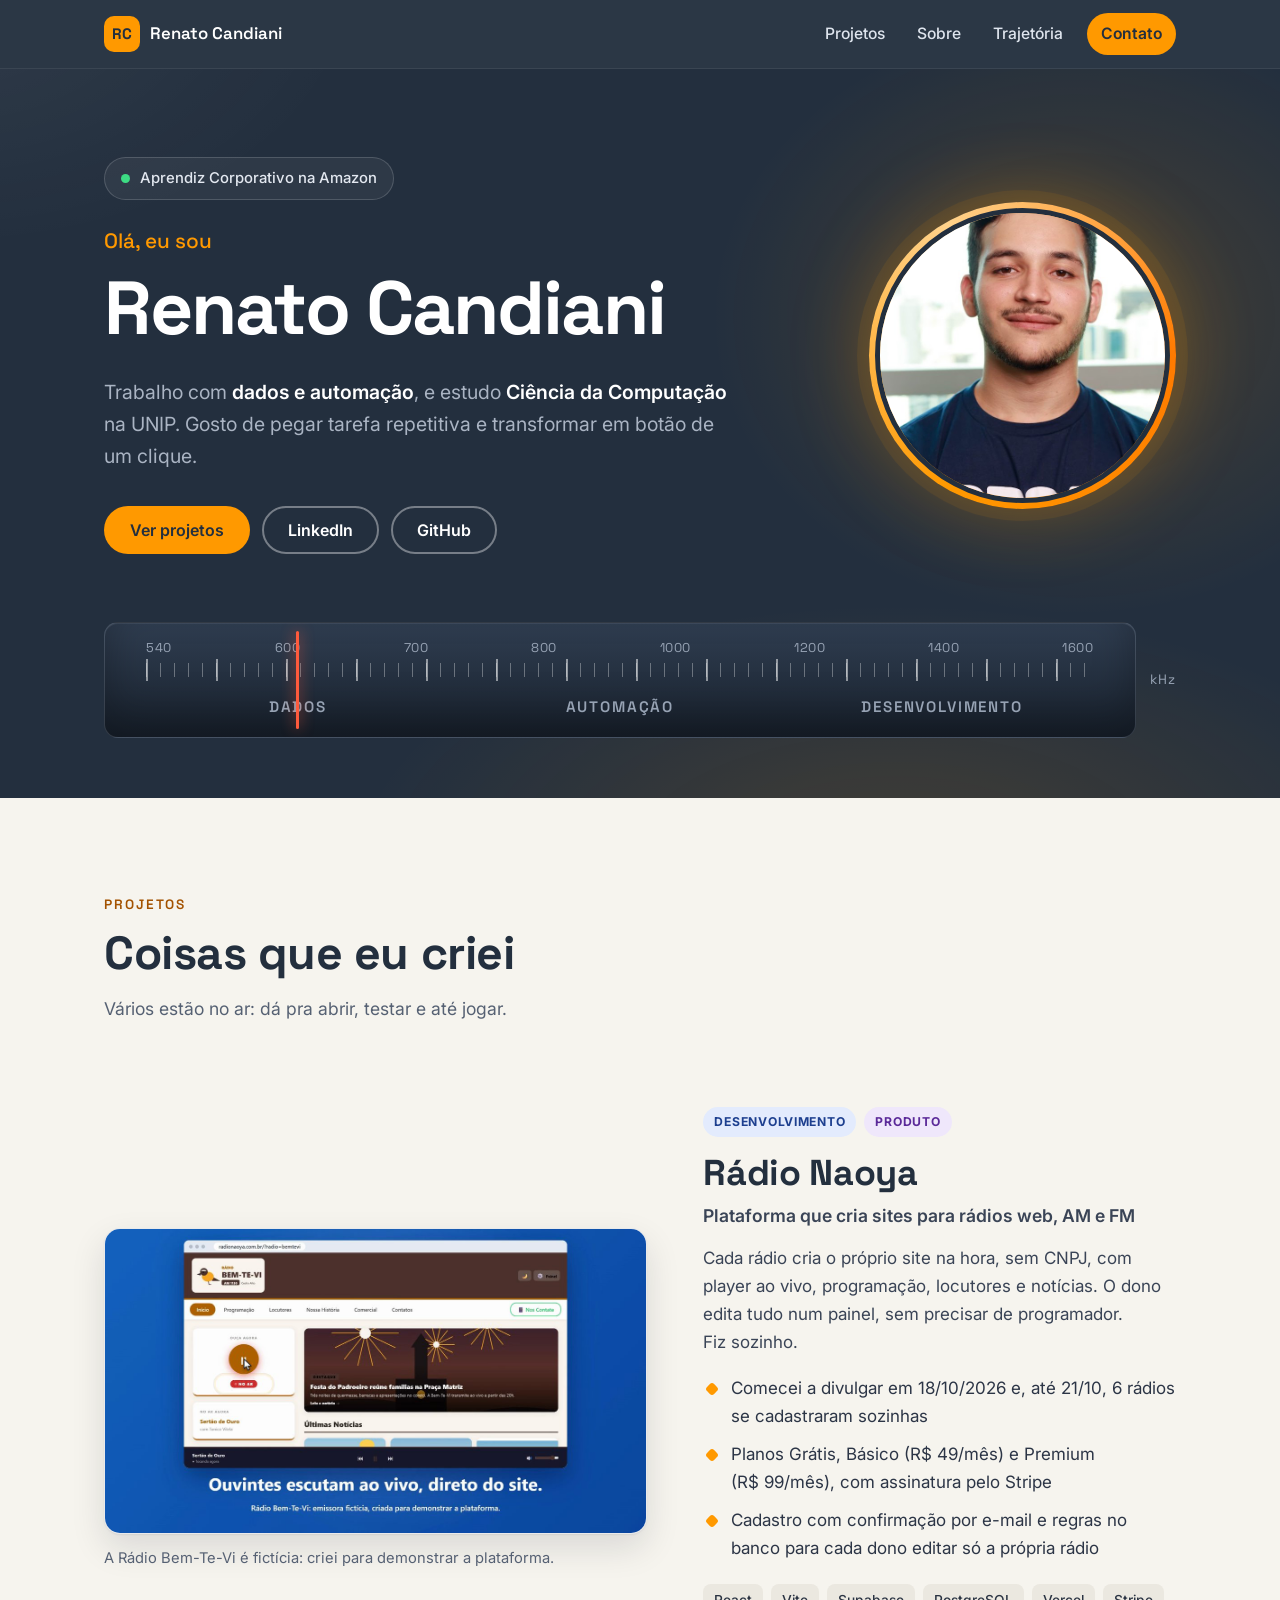
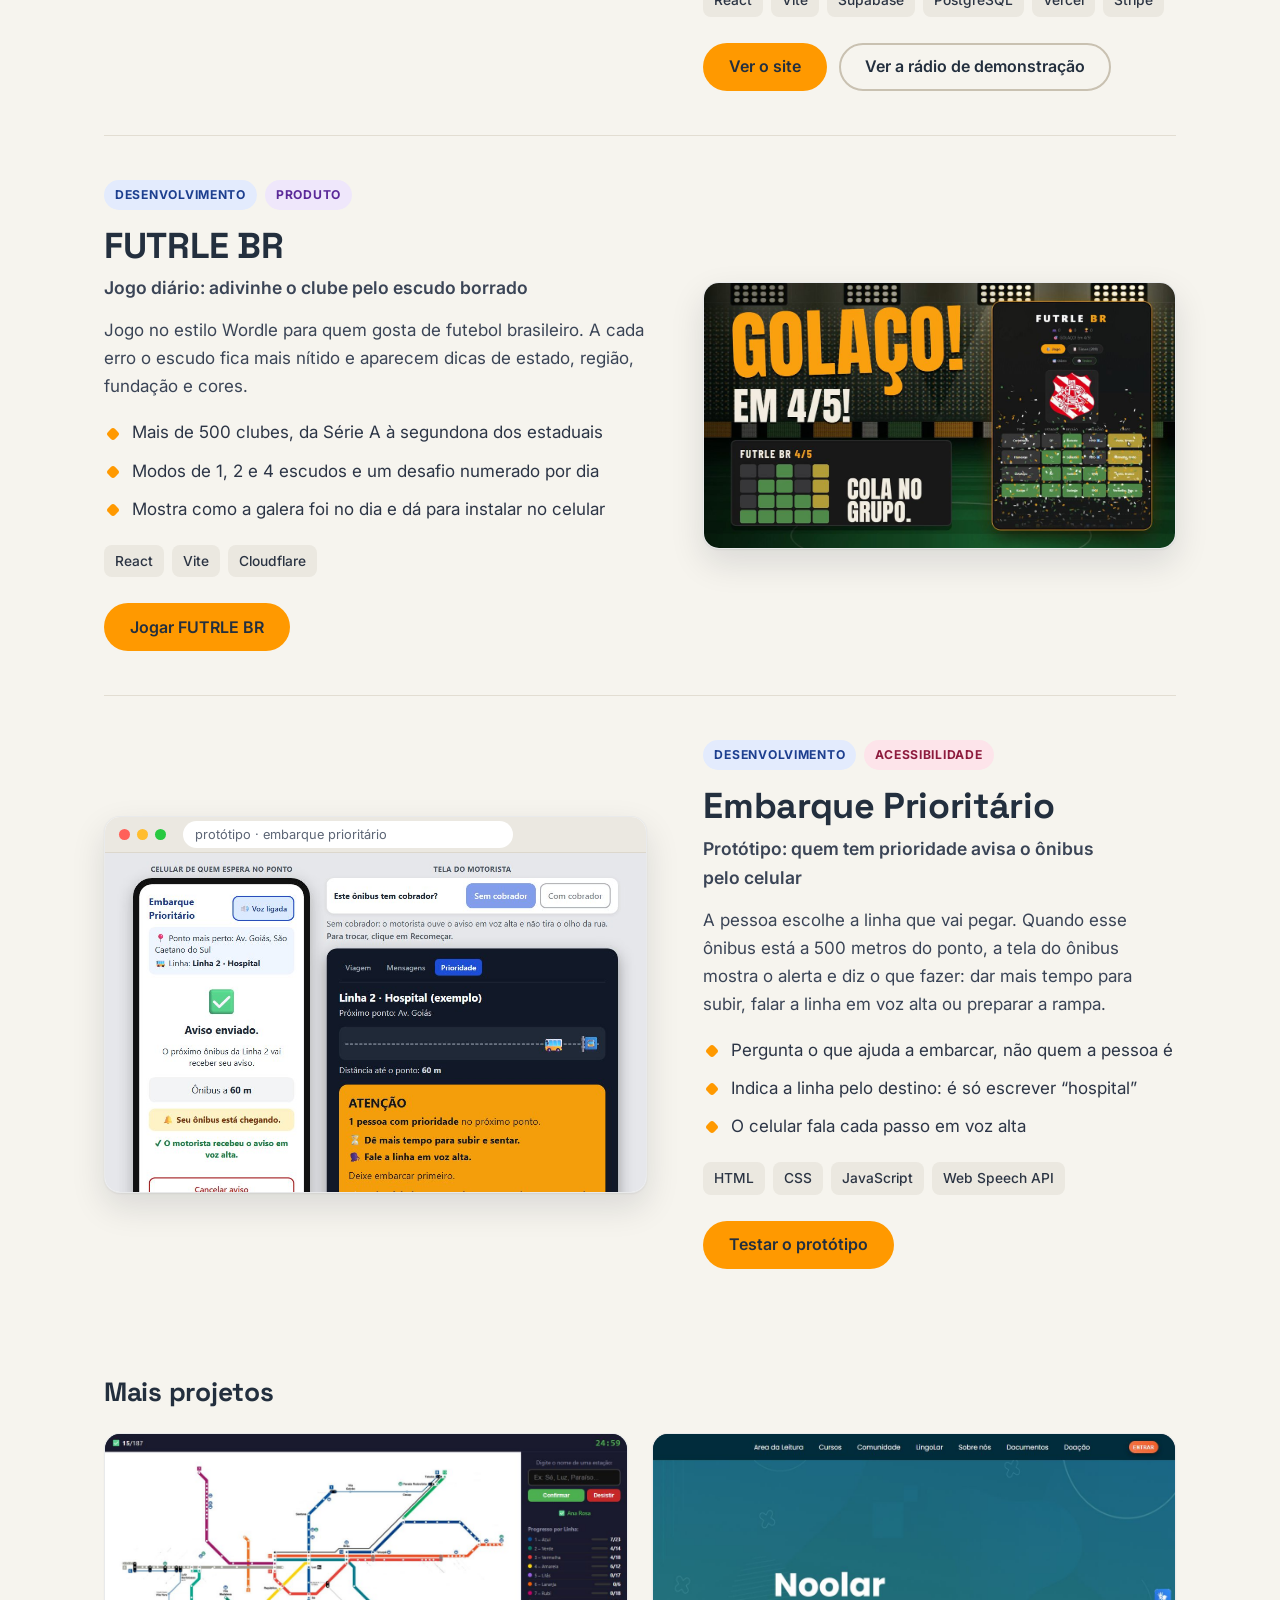
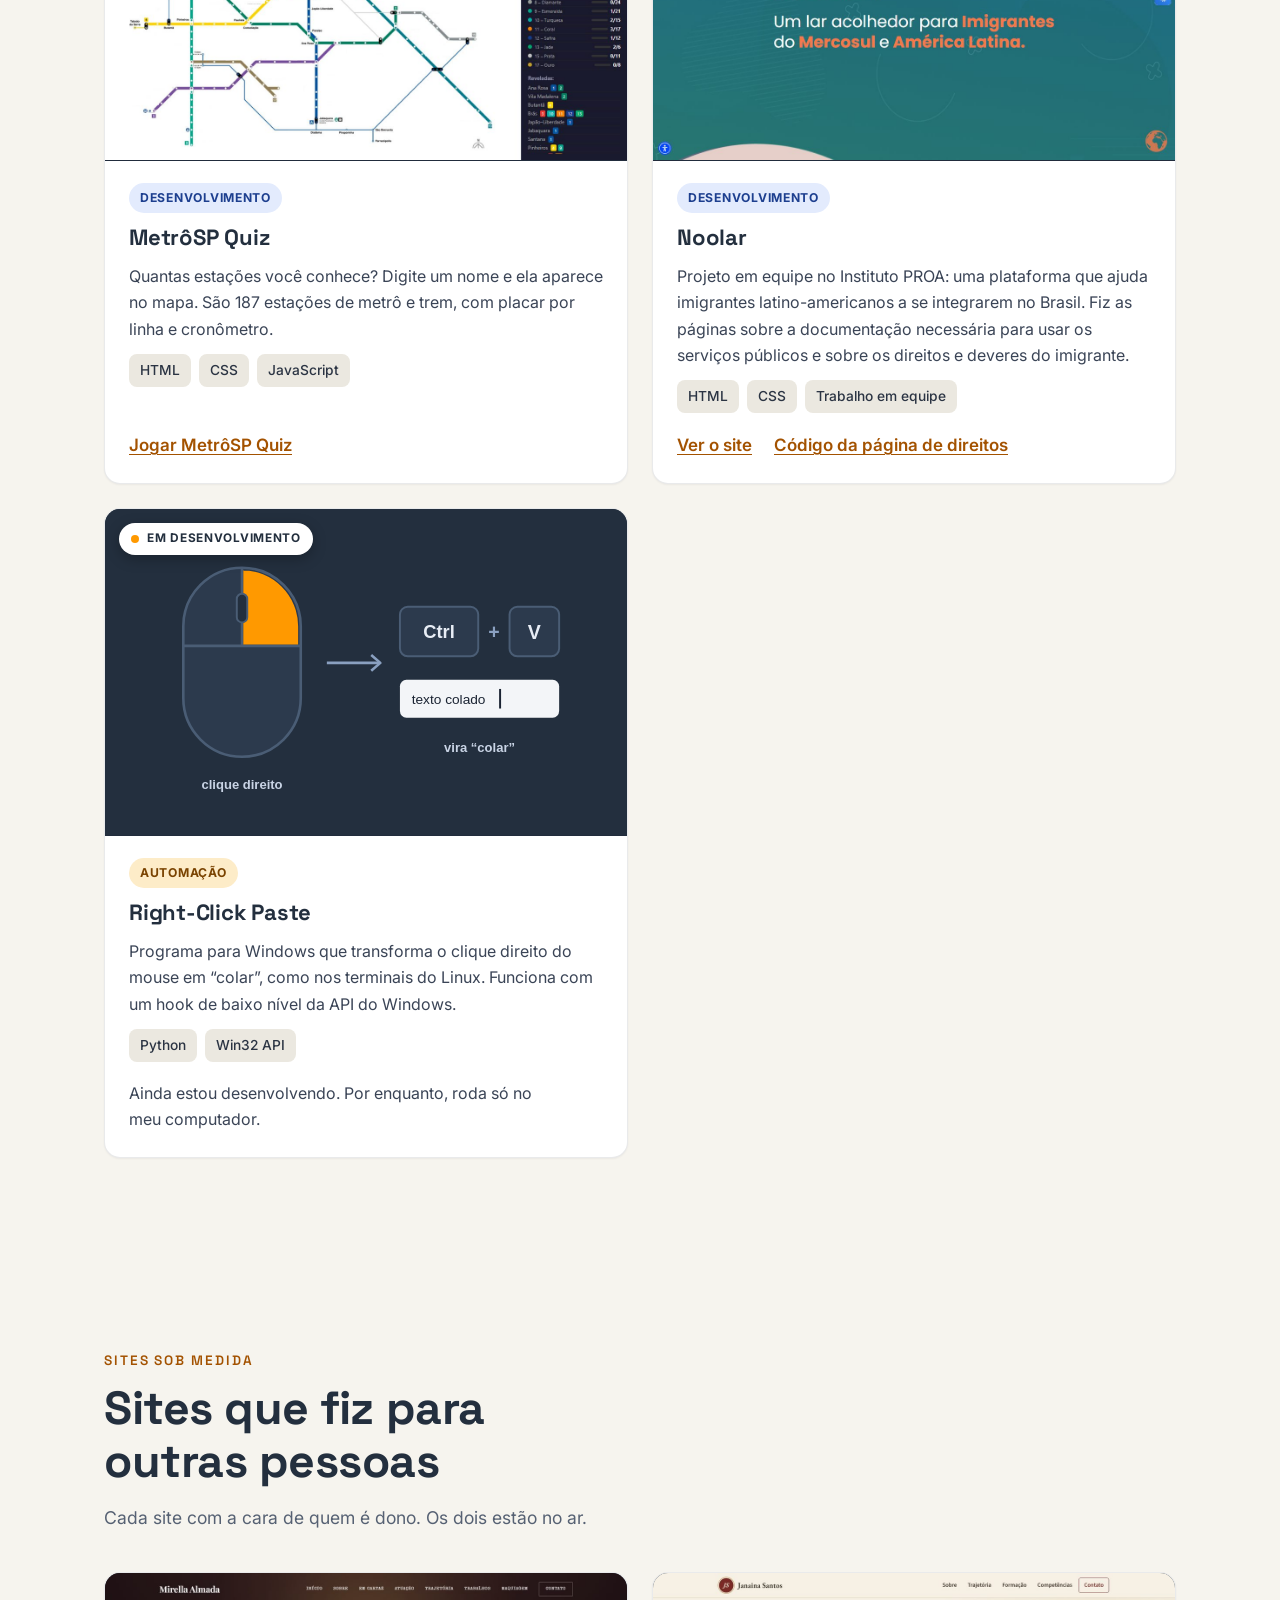
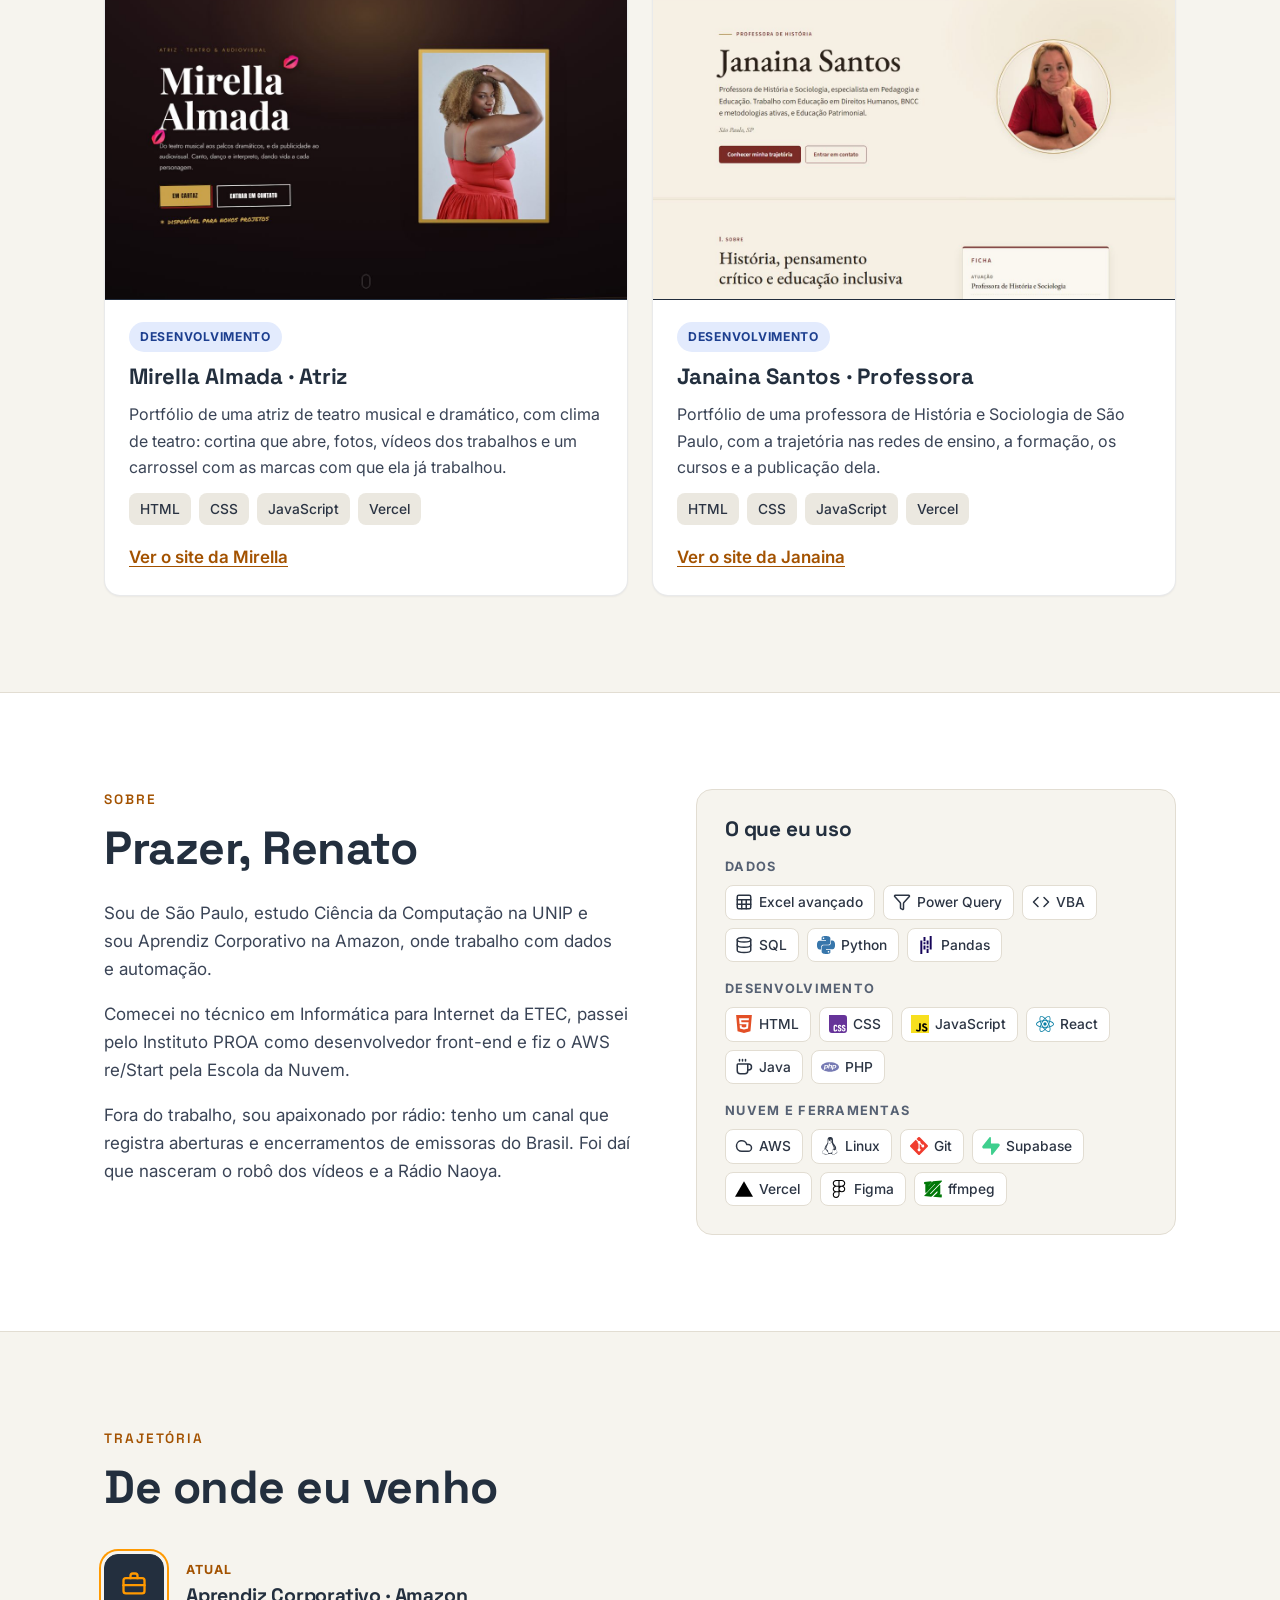
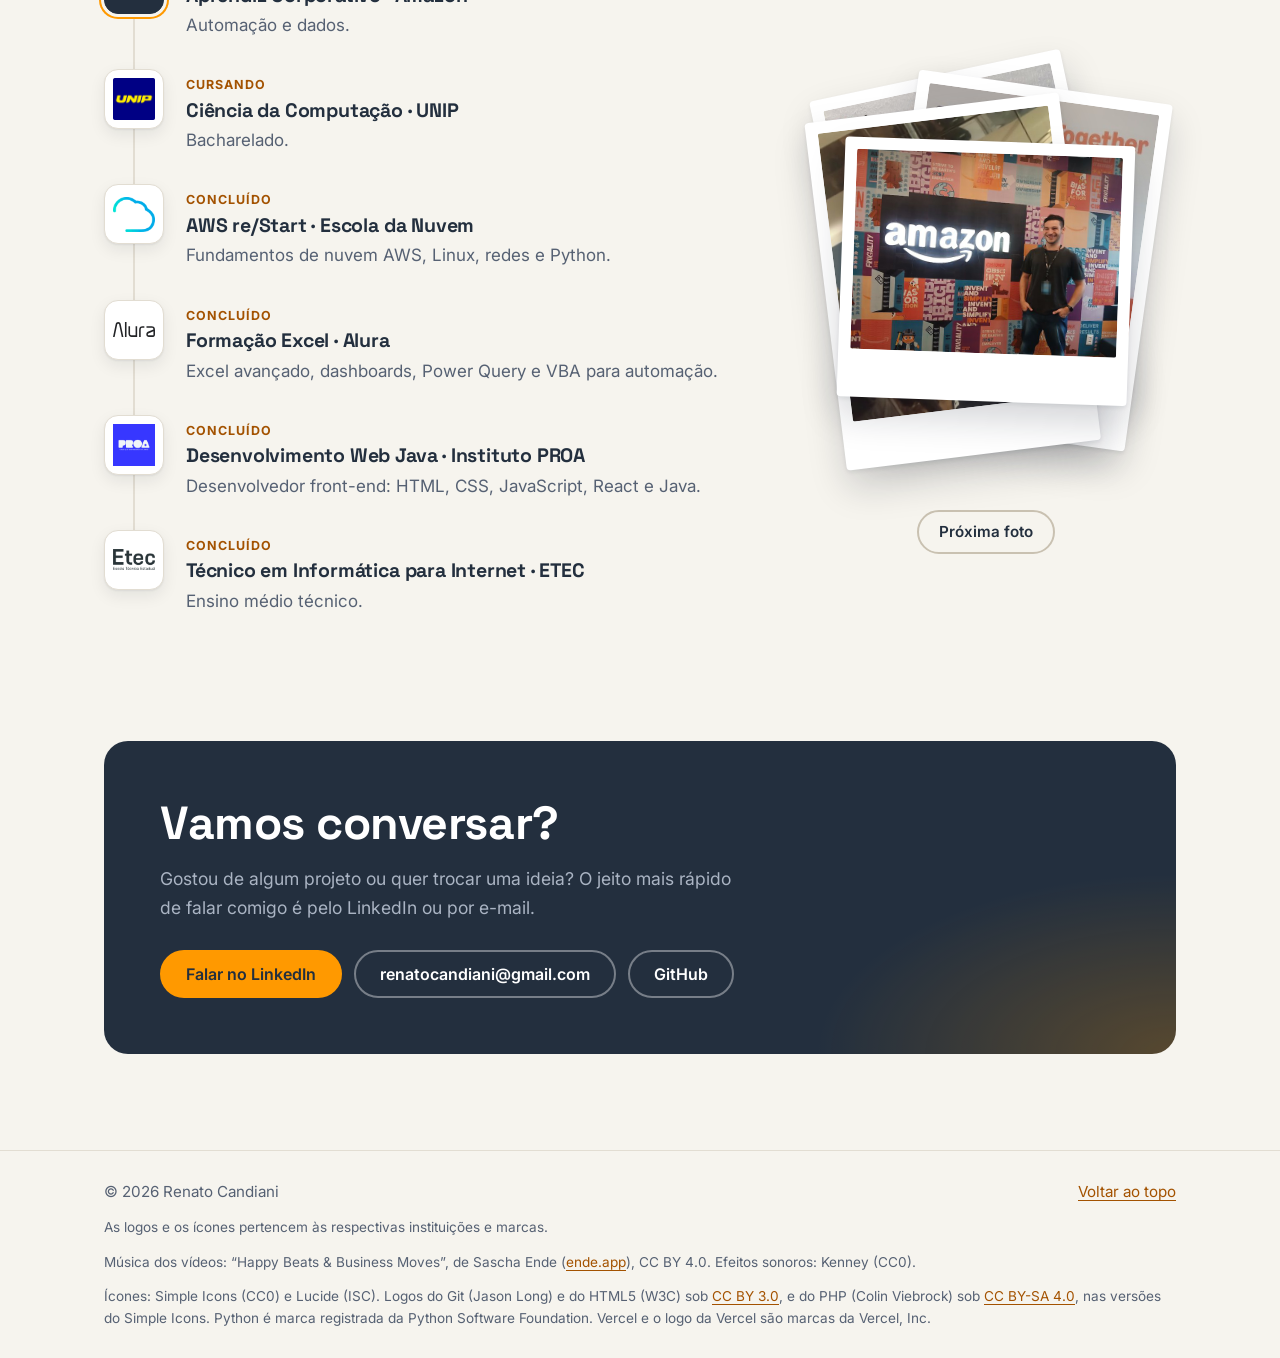
<file: index.html>
<!DOCTYPE html>
<html lang="pt-BR">
<head>
  <meta charset="UTF-8">
  <meta name="viewport" content="width=device-width, initial-scale=1">
  <title>Renato Candiani · Dados, automação e desenvolvimento</title>
  <meta name="description" content="Portfólio de Renato Candiani, Aprendiz Corporativo na Amazon e estudante de Ciência da Computação na UNIP. Projetos de dados, automação e desenvolvimento.">
  <meta name="author" content="Renato Candiani">
  <link rel="canonical" href="https://renatocandiani.github.io/">
  <meta property="og:type" content="website">
  <meta property="og:locale" content="pt_BR">
  <meta property="og:site_name" content="Renato Candiani">
  <meta property="og:url" content="https://renatocandiani.github.io/">
  <meta property="og:title" content="Renato Candiani · Portfólio">
  <meta property="og:description" content="Aprendiz Corporativo na Amazon, em automação e dados, e estudante de Ciência da Computação na UNIP. Projetos de dados, automação e desenvolvimento.">
  <meta property="og:image" content="https://renatocandiani.github.io/img/og-image.jpg">
  <meta property="og:image:width" content="1200">
  <meta property="og:image:height" content="630">
  <meta property="og:image:alt" content="Topo do portfólio de Renato Candiani, com a foto dele, o nome e a frase Aprendiz Corporativo na Amazon.">
  <meta name="twitter:card" content="summary_large_image">
  <meta name="theme-color" content="#232f3e">
  <link rel="icon" href="img/favicon.svg" type="image/svg+xml">
  <link rel="preconnect" href="https://fonts.googleapis.com">
  <link rel="preconnect" href="https://fonts.gstatic.com" crossorigin>
  <link rel="stylesheet" href="https://fonts.googleapis.com/css2?family=Inter:wght@400;500;600;700&family=Space+Grotesk:wght@500;600;700&display=swap">
  <link rel="stylesheet" href="css/style.css">
  <script>document.documentElement.classList.add('js');</script>
</head>
<body>
  <a class="pular" href="#conteudo">Pular para o conteúdo</a>

  <header class="topo" id="topo">
    <div class="container topo-linha">
      <a class="marca" href="#inicio">
        <span class="marca-sigla" aria-hidden="true">RC</span>
        <span class="marca-nome">Renato Candiani</span>
      </a>
      <button class="menu-botao" type="button" aria-expanded="false" aria-controls="menu">
        <span class="menu-icone" aria-hidden="true"></span>
        Menu
      </button>
      <nav class="menu" id="menu" aria-label="Principal">
        <a href="#projetos">Projetos</a>
        <a href="#sobre">Sobre</a>
        <a href="#trajetoria">Trajetória</a>
        <a class="menu-cta" href="#contato">Contato</a>
      </nav>
    </div>
  </header>

  <main id="conteudo">
    <section class="hero" id="inicio" aria-labelledby="hero-titulo">
      <div class="container">
        <div class="hero-grade">
          <div class="hero-conteudo">
            <p class="status"><span class="status-ponto" aria-hidden="true"></span>Aprendiz Corporativo na Amazon</p>
            <h1 id="hero-titulo"><span class="hero-oi">Olá, eu sou</span> Renato Candiani</h1>
            <p class="hero-texto">Trabalho com <strong>dados e automação</strong>, e estudo <strong>Ciência da Computação</strong> na UNIP. Gosto de pegar tarefa repetitiva e transformar em botão de um clique.</p>
            <div class="hero-acoes">
              <a class="botao botao-primario" href="#projetos">Ver projetos</a>
              <a class="botao botao-contorno" href="https://www.linkedin.com/in/renatocandiani/" target="_blank" rel="noopener noreferrer">LinkedIn<span class="sr-only"> (abre em nova aba)</span></a>
              <a class="botao botao-contorno" href="https://github.com/RenatoCandiani" target="_blank" rel="noopener noreferrer">GitHub<span class="sr-only"> (abre em nova aba)</span></a>
            </div>
          </div>
          <div class="hero-foto">
            <img src="img/renato.jpg" width="640" height="640" alt="Foto de Renato Candiani">
          </div>
        </div>

        <div class="dial" aria-hidden="true">
          <div class="dial-vidro">
            <div class="dial-trilho">
              <div class="dial-numeros"><span>540</span><span>600</span><span>700</span><span>800</span><span>1000</span><span>1200</span><span>1400</span><span>1600</span></div>
              <div class="dial-riscos"></div>
              <span class="estacao estacao-1">Dados</span>
              <span class="estacao estacao-2">Automação</span>
              <span class="estacao estacao-3"><span class="longo">Desenvolvimento</span><span class="curto">Dev</span></span>
              <div class="dial-agulha"></div>
            </div>
          </div>
          <span class="dial-unidade">kHz</span>
        </div>
      </div>
    </section>

    <section class="secao" id="projetos" aria-labelledby="projetos-titulo">
      <div class="container">
        <header class="secao-topo revelar">
          <p class="secao-rotulo">Projetos</p>
          <h2 id="projetos-titulo">Coisas que eu criei</h2>
          <p class="secao-texto">Vários estão no ar: dá pra abrir, testar e até jogar.</p>
        </header>

        <article class="destaque revelar" aria-labelledby="p-naoya">
          <figure class="destaque-imagem">
            <div class="janela video-brag" data-nome="vídeo da Rádio Naoya">
              <div class="video-quadro">
                <video muted loop playsinline preload="metadata" width="1280" height="720" poster="img/radio-naoya-brag.jpg" aria-label="Vídeo de 21 segundos, com música e sem narração, que mostra o site da Rádio Bem-Te-Vi feito na plataforma Rádio Naoya: player ao vivo, grade de programação, locutores e planos.">
                  <source src="video/radio-naoya.mp4" type="video/mp4">
                </video>
              </div>
              <div class="video-barra">
                <button class="video-botao video-play" type="button">Pausar</button>
                <button class="video-botao video-som" type="button" aria-pressed="false">Ativar som</button>
              </div>
            </div>
            <figcaption>A Rádio Bem-Te-Vi é fictícia: criei para demonstrar a plataforma.</figcaption>
          </figure>
          <div class="destaque-texto">
            <ul class="areas" aria-label="Áreas"><li class="area area-dev">Desenvolvimento</li><li class="area area-produto">Produto</li></ul>
            <h3 id="p-naoya">Rádio Naoya</h3>
            <p class="destaque-sub">Plataforma que cria sites para rádios web, AM e FM</p>
            <p>Cada rádio cria o próprio site na hora, sem CNPJ, com player ao vivo, programação, locutores e notícias. O dono edita tudo num painel, sem precisar de programador. Fiz sozinho.</p>
            <ul class="pontos">
              <li>Comecei a divulgar em 18/10/2026 e, até 21/10, 6 rádios se cadastraram sozinhas</li>
              <li>Planos Grátis, Básico (R$&nbsp;49/mês) e Premium (R$&nbsp;99/mês), com assinatura pelo Stripe</li>
              <li>Cadastro com confirmação por e-mail e regras no banco para cada dono editar só a própria rádio</li>
            </ul>
            <ul class="stack" aria-label="Tecnologias"><li>React</li><li>Vite</li><li>Supabase</li><li>PostgreSQL</li><li>Vercel</li><li>Stripe</li></ul>
            <div class="links">
              <a class="botao botao-primario" href="https://www.radionaoya.com.br/" target="_blank" rel="noopener noreferrer">Ver o site<span class="sr-only"> (abre em nova aba)</span></a>
              <a class="botao botao-claro" href="https://www.radionaoya.com.br/?radio=bemtevi" target="_blank" rel="noopener noreferrer">Ver a rádio de demonstração<span class="sr-only"> (abre em nova aba)</span></a>
            </div>
          </div>
        </article>

        <article class="destaque destaque-invertido revelar" aria-labelledby="p-futrle">
          <figure class="destaque-imagem">
            <div class="janela video-brag" data-nome="vídeo do FUTRLE BR">
              <div class="video-quadro">
                <video muted loop playsinline preload="metadata" width="1280" height="720" poster="img/futrle-brag.jpg" aria-label="Vídeo de 22 segundos, com música e sem narração, que mostra o jogo FUTRLE BR: o escudo borrado ficando nítido a cada erro, a grade de dicas e o resultado para colar no grupo.">
                  <source src="video/futrle.mp4" type="video/mp4">
                </video>
              </div>
              <div class="video-barra">
                <button class="video-botao video-play" type="button">Pausar</button>
                <button class="video-botao video-som" type="button" aria-pressed="false">Ativar som</button>
              </div>
            </div>
          </figure>
          <div class="destaque-texto">
            <ul class="areas" aria-label="Áreas"><li class="area area-dev">Desenvolvimento</li><li class="area area-produto">Produto</li></ul>
            <h3 id="p-futrle">FUTRLE BR</h3>
            <p class="destaque-sub">Jogo diário: adivinhe o clube pelo escudo borrado</p>
            <p>Jogo no estilo Wordle para quem gosta de futebol brasileiro. A cada erro o escudo fica mais nítido e aparecem dicas de estado, região, fundação e cores.</p>
            <ul class="pontos">
              <li>Mais de 500 clubes, da Série A à segundona dos estaduais</li>
              <li>Modos de 1, 2 e 4 escudos e um desafio numerado por dia</li>
              <li>Mostra como a galera foi no dia e dá para instalar no celular</li>
            </ul>
            <ul class="stack" aria-label="Tecnologias"><li>React</li><li>Vite</li><li>Cloudflare</li></ul>
            <div class="links">
              <a class="botao botao-primario" href="https://futrle.pages.dev/" target="_blank" rel="noopener noreferrer">Jogar FUTRLE BR<span class="sr-only"> (abre em nova aba)</span></a>
            </div>
          </div>
        </article>

        <article class="destaque revelar" aria-labelledby="p-embarque">
          <figure class="destaque-imagem">
            <div class="janela">
              <div class="janela-barra" aria-hidden="true"><span></span><span></span><span></span><em>protótipo · embarque prioritário</em></div>
              <img src="img/embarque.jpg" width="1040" height="650" loading="lazy" alt="Protótipo Embarque Prioritário: à esquerda, o celular de quem espera no ponto mostra que o motorista recebeu o aviso em voz alta; à direita, com a opção Sem cobrador marcada, a tela do motorista mostra o alerta de 1 pessoa com prioridade no próximo ponto, pedindo mais tempo para subir e a linha falada em voz alta.">
            </div>
          </figure>
          <div class="destaque-texto">
            <ul class="areas" aria-label="Áreas"><li class="area area-dev">Desenvolvimento</li><li class="area area-acess">Acessibilidade</li></ul>
            <h3 id="p-embarque">Embarque Prioritário</h3>
            <p class="destaque-sub">Protótipo: quem tem prioridade avisa o ônibus pelo celular</p>
            <p>A pessoa escolhe a linha que vai pegar. Quando esse ônibus está a 500 metros do ponto, a tela do ônibus mostra o alerta e diz o que fazer: dar mais tempo para subir, falar a linha em voz alta ou preparar a rampa.</p>
            <ul class="pontos">
              <li>Pergunta o que ajuda a embarcar, não quem a pessoa é</li>
              <li>Indica a linha pelo destino: é só escrever “hospital”</li>
              <li>O celular fala cada passo em voz alta</li>
            </ul>
            <ul class="stack" aria-label="Tecnologias"><li>HTML</li><li>CSS</li><li>JavaScript</li><li>Web Speech API</li></ul>
            <div class="links">
              <a class="botao botao-primario" href="projetos/embarque-prioritario/index.html" target="_blank" rel="noopener">Testar o protótipo<span class="sr-only"> (abre em nova aba)</span></a>
            </div>
          </div>
        </article>

        <h3 class="subtitulo revelar">Mais projetos</h3>
        <ul class="cards">
          <li class="card revelar">
            <div class="card-imagem"><img src="img/metrosp.jpg" width="1200" height="750" loading="lazy" alt="MetrôSP Quiz: mapa da rede de metrô e trem de São Paulo com 15 estações reveladas e o placar de acertos por linha."></div>
            <div class="card-corpo">
              <ul class="areas" aria-label="Áreas"><li class="area area-dev">Desenvolvimento</li></ul>
              <h4>MetrôSP Quiz</h4>
              <p>Quantas estações você conhece? Digite um nome e ela aparece no mapa. São 187 estações de metrô e trem, com placar por linha e cronômetro.</p>
              <ul class="stack" aria-label="Tecnologias"><li>HTML</li><li>CSS</li><li>JavaScript</li></ul>
              <div class="card-links"><a class="card-link" href="projetos/metrosp/index.html" target="_blank" rel="noopener">Jogar MetrôSP Quiz<span class="sr-only"> (abre em nova aba)</span></a></div>
            </div>
          </li>
          <li class="card revelar">
            <div class="card-imagem"><img src="img/noolar.jpg" width="1200" height="750" loading="lazy" alt="Página inicial do Noolar: “Um lar acolhedor para imigrantes do Mercosul e América Latina”."></div>
            <div class="card-corpo">
              <ul class="areas" aria-label="Áreas"><li class="area area-dev">Desenvolvimento</li></ul>
              <h4>Noolar</h4>
              <p>Projeto em equipe no Instituto PROA: uma plataforma que ajuda imigrantes latino-americanos a se integrarem no Brasil. Fiz as páginas sobre a documentação necessária para usar os serviços públicos e sobre os direitos e deveres do imigrante.</p>
              <ul class="stack" aria-label="Tecnologias"><li>HTML</li><li>CSS</li><li>Trabalho em equipe</li></ul>
              <div class="card-links">
                <a class="card-link" href="https://noolar.vercel.app/" target="_blank" rel="noopener noreferrer">Ver o site<span class="sr-only"> do Noolar (abre em nova aba)</span></a>
                <a class="card-link" href="https://github.com/RenatoCandiani/NoolarDireitos" target="_blank" rel="noopener noreferrer">Código da página de direitos<span class="sr-only"> (abre em nova aba)</span></a>
              </div>
            </div>
          </li>
          <li class="card revelar">
            <div class="card-imagem"><span class="selo">Em desenvolvimento</span><img src="img/right-click-paste.svg" width="800" height="500" loading="lazy" alt="Ilustração: o botão direito do mouse vira o atalho Ctrl + V e cola o texto."></div>
            <div class="card-corpo">
              <ul class="areas" aria-label="Áreas"><li class="area area-auto">Automação</li></ul>
              <h4>Right-Click Paste</h4>
              <p>Programa para Windows que transforma o clique direito do mouse em “colar”, como nos terminais do Linux. Funciona com um hook de baixo nível da API do Windows.</p>
              <ul class="stack" aria-label="Tecnologias"><li>Python</li><li>Win32 API</li></ul>
              <p class="card-nota">Ainda estou desenvolvendo. Por enquanto, roda só no meu computador.</p>
            </div>
          </li>
        </ul>
      </div>
    </section>

    <section class="secao" id="sites" aria-labelledby="sites-titulo">
      <div class="container">
        <header class="secao-topo revelar">
          <p class="secao-rotulo">Sites sob medida</p>
          <h2 id="sites-titulo">Sites que fiz para outras pessoas</h2>
          <p class="secao-texto">Cada site com a cara de quem é dono. Os dois estão no ar.</p>
        </header>
        <ul class="cards">
          <li class="card revelar">
            <div class="card-imagem"><img src="img/site-mirella.jpg" width="1200" height="750" loading="lazy" alt="Topo do site da atriz Mirella Almada: fundo escuro, nome em letras grandes e uma foto dela de vestido vermelho numa moldura dourada."></div>
            <div class="card-corpo">
              <ul class="areas" aria-label="Áreas"><li class="area area-dev">Desenvolvimento</li></ul>
              <h4>Mirella Almada · Atriz</h4>
              <p>Portfólio de uma atriz de teatro musical e dramático, com clima de teatro: cortina que abre, fotos, vídeos dos trabalhos e um carrossel com as marcas com que ela já trabalhou.</p>
              <ul class="stack" aria-label="Tecnologias"><li>HTML</li><li>CSS</li><li>JavaScript</li><li>Vercel</li></ul>
              <div class="card-links"><a class="card-link" href="https://mirella-almada.vercel.app/" target="_blank" rel="noopener noreferrer">Ver o site da Mirella<span class="sr-only"> (abre em nova aba)</span></a></div>
            </div>
          </li>
          <li class="card revelar">
            <div class="card-imagem"><img src="img/site-janaina.jpg" width="1200" height="750" loading="lazy" alt="Topo do site da professora Janaina Santos: fundo creme, nome em letras grandes, um resumo da carreira e a foto dela num círculo."></div>
            <div class="card-corpo">
              <ul class="areas" aria-label="Áreas"><li class="area area-dev">Desenvolvimento</li></ul>
              <h4>Janaina Santos · Professora</h4>
              <p>Portfólio de uma professora de História e Sociologia de São Paulo, com a trajetória nas redes de ensino, a formação, os cursos e a publicação dela.</p>
              <ul class="stack" aria-label="Tecnologias"><li>HTML</li><li>CSS</li><li>JavaScript</li><li>Vercel</li></ul>
              <div class="card-links"><a class="card-link" href="https://portfolio-janaina-azure.vercel.app/" target="_blank" rel="noopener noreferrer">Ver o site da Janaina<span class="sr-only"> (abre em nova aba)</span></a></div>
            </div>
          </li>
        </ul>
      </div>
    </section>

    <section class="secao secao-sobre" id="sobre" aria-labelledby="sobre-titulo">
      <div class="container sobre-grade">
        <div class="revelar">
          <p class="secao-rotulo">Sobre</p>
          <h2 id="sobre-titulo">Prazer, Renato</h2>
          <p>Sou de São Paulo, estudo Ciência da Computação na UNIP e sou Aprendiz Corporativo na Amazon, onde trabalho com dados e automação.</p>
          <p>Comecei no técnico em Informática para Internet da ETEC, passei pelo Instituto PROA como desenvolvedor front-end e fiz o AWS re/Start pela Escola da Nuvem.</p>
          <p>Fora do trabalho, sou apaixonado por rádio: tenho um canal que registra aberturas e encerramentos de emissoras do Brasil. Foi daí que nasceram o robô dos vídeos e a Rádio Naoya.</p>
        </div>
        <!-- ícones (fonte e licença): Simple Icons 16.35.0, CC0 1.0 = https://simpleicons.org (python, pandas, html5, css, javascript, react, php, linux, git, supabase, vercel, figma, ffmpeg) | Lucide 1.59.0, ISC = https://lucide.dev (excel = sheet, power-query = funnel, vba = code, sql = database, java = coffee, aws = cloud) | logos com licença própria: JavaScript = logo.js de Christopher Williams, MIT | PHP = Colin Viebrock, CC BY-SA 4.0 | Git = Jason Long, CC BY 3.0 | HTML5 = W3C, CC BY 3.0 | Tux (Linux) = Larry Ewing e The GIMP -->
        <div class="habilidades revelar">
          <h3>O que eu uso</h3>
          <div class="grupo">
            <h4>Dados</h4>
            <ul class="stack"><li><img src="img/icones/excel.svg" alt="" width="18" height="18">Excel avançado</li><li><img src="img/icones/power-query.svg" alt="" width="18" height="18">Power Query</li><li><img src="img/icones/vba.svg" alt="" width="18" height="18">VBA</li><li><img src="img/icones/sql.svg" alt="" width="18" height="18">SQL</li><li><img src="img/icones/python.svg" alt="" width="18" height="18">Python</li><li><img src="img/icones/pandas.svg" alt="" width="18" height="18">Pandas</li></ul>
          </div>
          <div class="grupo">
            <h4>Desenvolvimento</h4>
            <ul class="stack"><li><img src="img/icones/html.svg" alt="" width="18" height="18">HTML</li><li><img src="img/icones/css.svg" alt="" width="18" height="18">CSS</li><li><img src="img/icones/javascript.svg" alt="" width="18" height="18">JavaScript</li><li><img src="img/icones/react.svg" alt="" width="18" height="18">React</li><li><img src="img/icones/java.svg" alt="" width="18" height="18">Java</li><li><img src="img/icones/php.svg" alt="" width="18" height="18">PHP</li></ul>
          </div>
          <div class="grupo">
            <h4>Nuvem e ferramentas</h4>
            <ul class="stack"><li><img src="img/icones/aws.svg" alt="" width="18" height="18">AWS</li><li><img src="img/icones/linux.svg" alt="" width="18" height="18">Linux</li><li><img src="img/icones/git.svg" alt="" width="18" height="18">Git</li><li><img src="img/icones/supabase.svg" alt="" width="18" height="18">Supabase</li><li><img src="img/icones/vercel.svg" alt="" width="18" height="18">Vercel</li><li><img src="img/icones/figma.svg" alt="" width="18" height="18">Figma</li><li><img src="img/icones/ffmpeg.svg" alt="" width="18" height="18">ffmpeg</li></ul>
          </div>
        </div>
      </div>
    </section>

    <section class="secao" id="trajetoria" aria-labelledby="trajetoria-titulo">
      <div class="container">
        <header class="secao-topo revelar">
          <p class="secao-rotulo">Trajetória</p>
          <h2 id="trajetoria-titulo">De onde eu venho</h2>
        </header>
        <div class="trajetoria-grade">
          <!-- logos (fonte oficial): UNIP = https://www.unip.br/assets/img/apple-touch-icon-180x180.png | Escola da Nuvem = https://escoladanuvem.org/wp-content/uploads/2026/03/nuvem_logo.png | Alura = https://www.alura.com.br/_next/static/media/footer-logo-alura.1u2b48ntfvmjh.svg?dpl=bf8d70daa8bc552a5fbc568dd507b945f76f78c5 | Instituto PROA = https://www.proa.org.br/wp-content/uploads/2025/11/Fav-Icon-Site.png | Etec = https://bkpsitecpsnew.blob.core.windows.net/uploadsitecps/sites/1/2022/02/logo_etec.zip (logo_etec_cor.png), pagina https://www.cps.sp.gov.br/asscom/manuais-assessoria-de-comunicacao/departamentos/logotipos-etec/ -->
          <ol class="linha-do-tempo revelar">
            <li>
              <span class="logo-org logo-org--atual" aria-hidden="true"><svg viewBox="0 0 24 24" width="28" height="28" fill="none" stroke="currentColor" stroke-width="2" stroke-linecap="round" stroke-linejoin="round" aria-hidden="true" focusable="false"><rect x="3" y="7" width="18" height="13" rx="2"/><path d="M9 7V5a2 2 0 0 1 2-2h2a2 2 0 0 1 2 2v2"/><path d="M3 13h18"/></svg></span>
              <span class="quando">Atual</span>
              <h3>Aprendiz Corporativo · Amazon</h3>
              <p>Automação e dados.</p>
            </li>
            <li>
              <span class="logo-org" aria-hidden="true"><img src="img/logos/unip.png" alt="" width="180" height="180" loading="lazy"></span>
              <span class="quando">Cursando</span>
              <h3>Ciência da Computação · UNIP</h3>
              <p>Bacharelado.</p>
            </li>
            <li>
              <span class="logo-org" aria-hidden="true"><img src="img/logos/escola-da-nuvem.png" alt="" width="256" height="217" loading="lazy"></span>
              <span class="quando">Concluído</span>
              <h3>AWS re/Start · Escola da Nuvem</h3>
              <p>Fundamentos de nuvem AWS, Linux, redes e Python.</p>
            </li>
            <li>
              <span class="logo-org" aria-hidden="true"><img src="img/logos/alura.svg" alt="" width="1197" height="412" loading="lazy"></span>
              <span class="quando">Concluído</span>
              <h3>Formação Excel · Alura</h3>
              <p>Excel avançado, dashboards, Power Query e VBA para automação.</p>
            </li>
            <li>
              <span class="logo-org" aria-hidden="true"><img src="img/logos/proa.png" alt="" width="256" height="256" loading="lazy"></span>
              <span class="quando">Concluído</span>
              <h3>Desenvolvimento Web Java · Instituto PROA</h3>
              <p>Desenvolvedor front-end: HTML, CSS, JavaScript, React e Java.</p>
            </li>
            <li>
              <span class="logo-org" aria-hidden="true"><img src="img/logos/etec.png" alt="" width="256" height="128" loading="lazy"></span>
              <span class="quando">Concluído</span>
              <h3>Técnico em Informática para Internet · ETEC</h3>
              <p>Ensino médio técnico.</p>
            </li>
          </ol>

          <div class="pilha-area revelar">
            <div class="pilha" id="pilha" role="group" aria-label="Fotos do Renato">
              <figure class="polaroid polaroid--deitada" data-pos="0"><img src="img/prazer1.jpg" width="640" height="480" loading="lazy" alt="Renato sorrindo na frente do logo da Amazon e dos painéis com os princípios de liderança"></figure>
              <figure class="polaroid" data-pos="1"><img src="img/prazer2.jpg" width="480" height="600" loading="lazy" alt="Selfie de Renato ao lado do logo do LinkedIn"></figure>
              <figure class="polaroid" data-pos="2"><img src="img/prazer3.jpg" width="480" height="600" loading="lazy" alt="Renato em frente ao painel “Grow. Thrive. Connect. Together at Amazon”"></figure>
              <figure class="polaroid" data-pos="3"><img src="img/prazer4.jpg" width="480" height="600" loading="lazy" alt="Renato em frente à parede com o logo da Docusign"></figure>
            </div>
            <button class="pilha-botao" type="button" aria-controls="pilha">Próxima foto</button>
          </div>
        </div>
      </div>
    </section>

    <section class="contato" id="contato" aria-labelledby="contato-titulo">
      <div class="container">
        <div class="contato-caixa revelar">
          <h2 id="contato-titulo">Vamos conversar?</h2>
          <p>Gostou de algum projeto ou quer trocar uma ideia? O jeito mais rápido de falar comigo é pelo LinkedIn ou por e-mail.</p>
          <div class="hero-acoes">
            <a class="botao botao-primario" href="https://www.linkedin.com/in/renatocandiani/" target="_blank" rel="noopener noreferrer">Falar no LinkedIn<span class="sr-only"> (abre em nova aba)</span></a>
            <a class="botao botao-contorno" href="mailto:renatocandiani@gmail.com">renatocandiani@gmail.com</a>
            <a class="botao botao-contorno" href="https://github.com/RenatoCandiani" target="_blank" rel="noopener noreferrer">GitHub<span class="sr-only"> (abre em nova aba)</span></a>
          </div>
        </div>
      </div>
    </section>
  </main>

  <footer class="rodape">
    <div class="container rodape-linha">
      <p>© <span id="ano">2026</span> Renato Candiani</p>
      <a href="#inicio">Voltar ao topo</a>
      <p class="rodape-nota">As logos e os ícones pertencem às respectivas instituições e marcas.</p>
      <p class="rodape-nota">Música dos vídeos: “Happy Beats &amp; Business Moves”, de Sascha Ende (<a href="https://ende.app" target="_blank" rel="noopener noreferrer">ende.app<span class="sr-only"> (abre em nova aba)</span></a>), CC BY 4.0. Efeitos sonoros: Kenney (CC0).</p>
      <p class="rodape-nota">Ícones: Simple Icons (CC0) e Lucide (ISC). Logos do Git (Jason Long) e do HTML5 (W3C) sob <a href="https://creativecommons.org/licenses/by/3.0/deed.pt-br" target="_blank" rel="noopener noreferrer">CC BY 3.0<span class="sr-only"> (abre em nova aba)</span></a>, e do PHP (Colin Viebrock) sob <a href="https://creativecommons.org/licenses/by-sa/4.0/deed.pt-br" target="_blank" rel="noopener noreferrer">CC BY-SA 4.0<span class="sr-only"> (abre em nova aba)</span></a>, nas versões do Simple Icons. Python é marca registrada da Python Software Foundation. Vercel e o logo da Vercel são marcas da Vercel, Inc.</p>
    </div>
  </footer>

  <script src="js/main.js" defer></script>
</body>
</html>
</file>
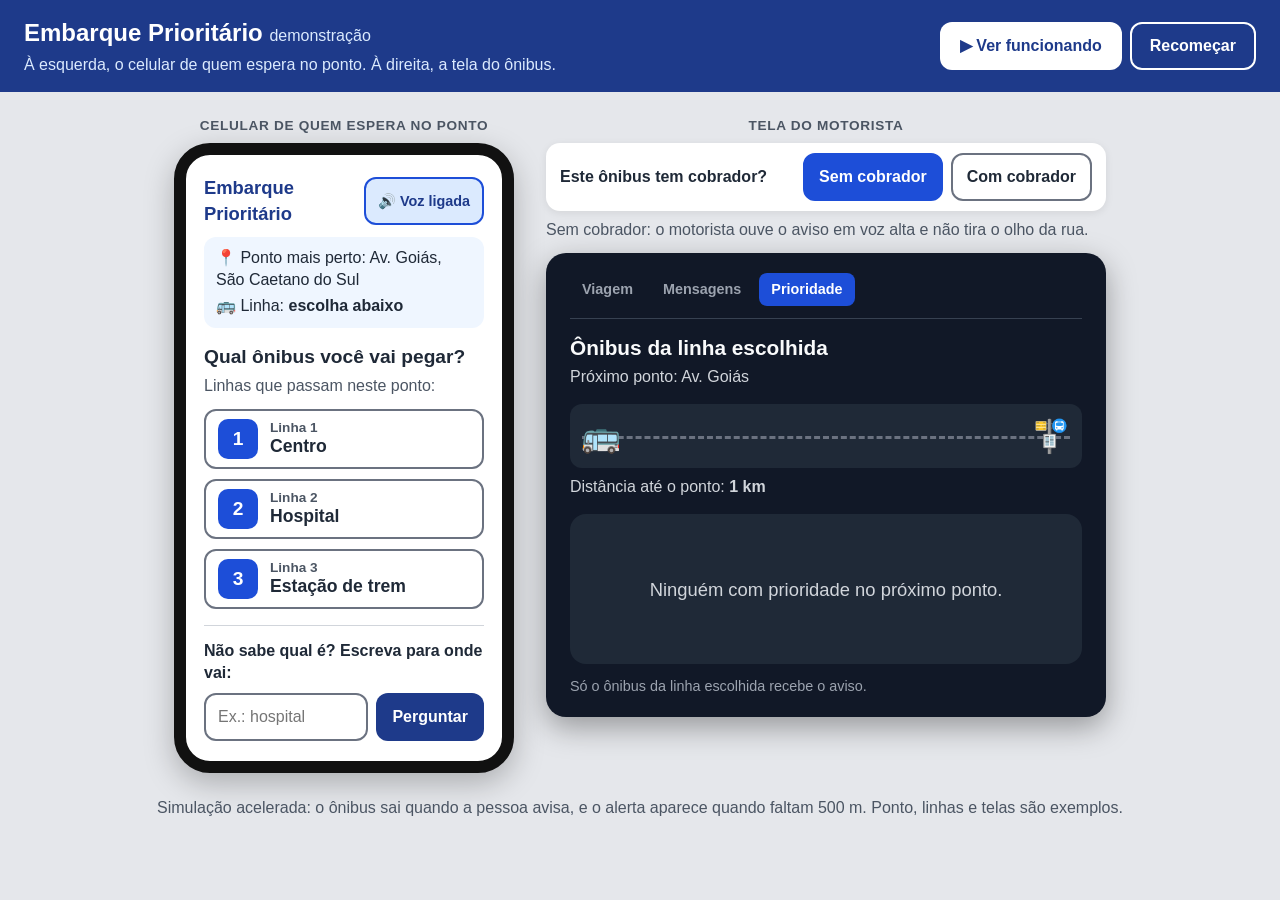
<file: projetos/embarque-prioritario/index.html>
<!DOCTYPE html>
<html lang="pt-BR">
<head>
<meta charset="utf-8">
<meta name="viewport" content="width=device-width, initial-scale=1">
<title>Embarque Priorit&aacute;rio (demonstra&ccedil;&atilde;o)</title>
<link rel="icon" href="data:,">
<style>
  :root {
    --azul: #1d4ed8;
    --azul-escuro: #1e3a8a;
    --verde: #15803d;
    --vermelho: #b91c1c;
    --ambar: #f59e0b;
    --texto: #1f2937;
    --suave: #4b5563;
    --painel: #111827;
    --painel2: #1f2937;
  }
  * { box-sizing: border-box; }
  body { margin: 0; font-family: "Segoe UI", Arial, sans-serif; background: #e5e7eb; color: var(--texto); line-height: 1.4; }
  header { background: var(--azul-escuro); color: #fff; padding: 16px 24px; display: flex; flex-wrap: wrap; align-items: center; justify-content: space-between; gap: 12px; }
  header h1 { margin: 0; font-size: 1.5rem; }
  header h1 small { font-weight: 400; font-size: 1rem; color: #dbeafe; }
  header p { margin: 4px 0 0; color: #dbeafe; }
  .acoes { display: flex; flex-wrap: wrap; gap: 8px; }
  button { font: inherit; font-weight: 600; min-height: 48px; padding: 10px 18px; border-radius: 12px; border: 2px solid transparent; cursor: pointer; }
  button:focus-visible, [tabindex="-1"]:focus-visible { outline: 3px solid var(--ambar); outline-offset: 3px; }
  button:disabled { cursor: not-allowed; opacity: .55; }
  .btn-claro { background: #fff; color: var(--azul-escuro); }
  .btn-contorno { background: transparent; color: #fff; border-color: #fff; }
  main { display: flex; flex-wrap: wrap; justify-content: center; align-items: flex-start; gap: 32px; padding: 24px; }
  main > section { min-width: 0; } /* no celular, celular e painel encolhem ate caber na tela */
  .rotulo { text-align: center; font-weight: 700; margin: 0 0 8px; color: var(--suave); text-transform: uppercase; letter-spacing: .05em; font-size: .85rem; }
  .celular { width: 340px; max-width: 100%; min-height: 620px; background: #fff; border: 12px solid #111; border-radius: 36px; padding: 20px 18px; box-shadow: 0 10px 30px rgba(0,0,0,.25); }
  .app-topo { display: flex; align-items: center; justify-content: space-between; gap: 8px; margin-bottom: 10px; }
  @media (max-width: 359px) { .app-topo { flex-wrap: wrap; } } /* celular bem estreito: o botao de voz desce para a linha de baixo */
  .app-titulo { font-size: 1.15rem; font-weight: 700; color: var(--azul-escuro); margin: 0; }
  .btn-voz { padding: 6px 12px; font-size: .9rem; border-color: var(--azul); background: #dbeafe; color: var(--azul-escuro); white-space: nowrap; }
  .btn-voz[aria-pressed="false"] { background: #fff; color: var(--suave); border-color: #6b7280; }
  .local { background: #eff6ff; border-radius: 12px; padding: 10px 12px; margin-bottom: 16px; }
  .local div + div { margin-top: 4px; }
  .celular h2 { font-size: 1.2rem; margin: 0 0 4px; }
  .dica { color: var(--suave); margin: 0 0 12px; }
  .opcoes { display: grid; gap: 10px; margin-bottom: 16px; }
  .linha-opcao { display: flex; align-items: center; gap: 12px; width: 100%; text-align: left; background: #fff; color: var(--texto); border-color: #6b7280; padding: 8px 12px; }
  .linha-opcao .numero { display: inline-flex; align-items: center; justify-content: center; width: 40px; height: 40px; border-radius: 10px; background: var(--azul); color: #fff; font-size: 1.2rem; font-weight: 700; flex: none; }
  .linha-opcao .nome { display: flex; flex-direction: column; line-height: 1.25; }
  .linha-opcao .nome small { color: var(--suave); font-size: .85rem; }
  .linha-opcao .nome strong { font-size: 1.1rem; }
  .assistente { padding-top: 14px; border-top: 1px solid #d1d5db; }
  .assistente label { display: block; font-weight: 600; margin-bottom: 8px; }
  .busca { display: flex; gap: 8px; }
  .busca input { flex: 1; min-width: 0; min-height: 48px; font: inherit; padding: 8px 12px; border: 2px solid #6b7280; border-radius: 12px; color: var(--texto); }
  .busca input:focus-visible { outline: 3px solid var(--ambar); outline-offset: 2px; }
  .btn-perguntar { background: var(--azul-escuro); color: #fff; padding: 10px 14px; }
  .resposta { background: #eff6ff; border-radius: 12px; padding: 10px 12px; margin: 12px 0 0; font-weight: 600; }
  .btn-sugestao { width: 100%; margin-top: 10px; background: var(--azul); color: #fff; }
  .btn-trocar { padding: 6px 12px; font-size: .9rem; background: #fff; color: var(--azul-escuro); border-color: var(--azul); margin-bottom: 12px; }
  .opcao { display: flex; align-items: center; gap: 12px; width: 100%; text-align: left; background: #fff; color: var(--texto); border-color: #6b7280; font-size: 1.05rem; }
  .opcao .icone { font-size: 1.5rem; }
  .opcao .marca { margin-left: auto; font-size: 1.2rem; color: var(--azul); visibility: hidden; }
  .opcao[aria-pressed="true"] { border-color: var(--azul); background: #dbeafe; box-shadow: inset 0 0 0 2px var(--azul); }
  .opcao[aria-pressed="true"] .marca { visibility: visible; }
  .btn-principal { width: 100%; background: var(--azul); color: #fff; font-size: 1.2rem; min-height: 60px; }
  .btn-cancelar { width: 100%; background: #fff; color: var(--vermelho); border-color: var(--vermelho); margin-top: 16px; }
  .quem { color: var(--suave); margin: 12px 0 0; font-size: .95rem; }
  .grande { font-size: 3rem; text-align: center; margin: 8px 0; }
  .msg { text-align: center; }
  .destaque { font-size: 1.3rem; font-weight: 700; margin: 8px 0; }
  .distancia { background: #f3f4f6; border-radius: 12px; padding: 12px; text-align: center; font-size: 1.1rem; margin-top: 12px; }
  .chegando { background: #fef3c7; color: #78350f; border-radius: 12px; padding: 10px 12px; text-align: center; font-weight: 700; margin: 12px 0 0; }
  .viu { color: var(--verde); font-weight: 700; margin-top: 12px; text-align: center; }
  .tipo-onibus { width: 560px; max-width: 100%; display: flex; flex-wrap: wrap; align-items: center; gap: 8px; background: #fff; border-radius: 14px; padding: 10px 14px; box-shadow: 0 2px 8px rgba(0,0,0,.08); }
  .tipo-onibus .pergunta { font-weight: 700; margin-right: auto; }
  .btn-tipo { padding: 8px 14px; background: #fff; color: var(--texto); border-color: #6b7280; }
  .btn-tipo[aria-pressed="true"] { background: var(--azul); color: #fff; border-color: var(--azul); }
  .explica-tipo { width: 560px; max-width: 100%; margin: 8px 0 12px; color: var(--suave); }
  .explica-tipo span { display: block; }
  .explica-tipo #dicaTrocar { font-weight: 600; margin-top: 2px; }
  .painel { width: 560px; max-width: 100%; background: var(--painel); color: #f9fafb; border-radius: 20px; padding: 20px 24px; box-shadow: 0 10px 30px rgba(0,0,0,.35); }
  .abas { display: flex; flex-wrap: wrap; gap: 6px; padding-bottom: 12px; margin-bottom: 14px; border-bottom: 1px solid #374151; }
  .aba { padding: 6px 12px; border-radius: 8px; color: #9ca3af; font-weight: 600; font-size: .9rem; }
  .aba.ativa { background: var(--azul); color: #fff; }
  .painel h2 { margin: 0; font-size: 1.3rem; }
  .sub { color: #d1d5db; margin: 4px 0 16px; }
  .estrada { position: relative; height: 64px; background: var(--painel2); border-radius: 12px; margin-bottom: 8px; }
  .estrada::after { content: ""; position: absolute; left: 12px; right: 12px; top: 50%; border-top: 3px dashed #6b7280; }
  .onibus, .ponto { position: absolute; top: 50%; transform: translate(-50%, -50%); font-size: 2rem; z-index: 1; }
  .onibus { left: 6%; transition: left .25s linear; }
  .ponto { left: 94%; }
  .dist-painel { color: #d1d5db; margin: 0 0 16px; }
  .aviso { border-radius: 16px; padding: 18px; min-height: 150px; }
  .aviso .msg { text-align: left; }
  .aviso-calmo { background: var(--painel2); color: #d1d5db; display: flex; align-items: center; justify-content: center; text-align: center; }
  .aviso-calmo .msg { text-align: center; }
  .aviso-alerta { background: var(--ambar); color: #111827; }
  .aviso-alerta.piscando { animation: pulsar 1s ease-in-out infinite; }
  .aviso-ok { background: var(--verde); color: #fff; }
  .aviso h3 { margin: 0 0 6px; font-size: 1.5rem; }
  .aviso p { margin: 4px 0; font-size: 1.15rem; }
  .aviso .falado { margin: 12px 0 0; font-weight: 700; }
  .precisa { list-style: none; padding: 0; margin: 10px 0; }
  .precisa li { font-size: 1.15rem; font-weight: 700; margin: 6px 0; }
  .btn-escuro { background: #111827; color: #fff; margin-top: 12px; }
  .nota-painel { color: #9ca3af; margin: 12px 0 0; font-size: .9rem; }
  @keyframes pulsar { 0%, 100% { box-shadow: 0 0 0 0 rgba(245,158,11,.7); } 50% { box-shadow: 0 0 0 14px rgba(245,158,11,0); } }
  footer { text-align: center; color: var(--suave); padding: 0 24px 24px; }
  .sr-only { position: absolute; width: 1px; height: 1px; padding: 0; margin: -1px; overflow: hidden; clip: rect(0,0,0,0); white-space: nowrap; border: 0; }
  [hidden] { display: none !important; }
  @media (prefers-reduced-motion: reduce) {
    .onibus { transition: none; }
    .aviso-alerta.piscando { animation: none; outline: 4px solid #fff; }
  }
</style>
</head>
<body>
<header>
  <div>
    <h1>Embarque Priorit&aacute;rio <small>demonstra&ccedil;&atilde;o</small></h1>
    <p>&Agrave; esquerda, o celular de quem espera no ponto. &Agrave; direita, a tela do &ocirc;nibus.</p>
  </div>
  <div class="acoes">
    <button type="button" class="btn-claro" id="btnVer"><span aria-hidden="true">&#9654;</span> Ver funcionando</button>
    <button type="button" class="btn-contorno" id="btnRecomecar">Recome&ccedil;ar</button>
  </div>
</header>

<main>
  <section aria-labelledby="rotuloCelular">
    <p class="rotulo" id="rotuloCelular">Celular de quem espera no ponto</p>
    <div class="celular">
      <div class="app-topo">
        <p class="app-titulo">Embarque Priorit&aacute;rio</p>
        <button type="button" class="btn-voz" id="btnVoz" aria-pressed="true"><span id="iconeVoz" aria-hidden="true">&#x1F50A;</span> Voz <span id="estadoVoz" aria-hidden="true">ligada</span></button>
      </div>
      <div class="local">
        <div><span aria-hidden="true">&#x1F4CD;</span> Ponto mais perto: Av. Goi&aacute;s, S&atilde;o Caetano do Sul</div>
        <div><span aria-hidden="true">&#x1F68C;</span> Linha: <strong id="linhaEscolhida">escolha abaixo</strong></div>
      </div>

      <div id="telaLinha">
        <h2 id="perguntaLinha">Qual &ocirc;nibus voc&ecirc; vai pegar?</h2>
        <p class="dica">Linhas que passam neste ponto:</p>
        <div class="opcoes" role="group" aria-labelledby="perguntaLinha">
          <button type="button" class="linha-opcao" data-linha="1"><span class="numero" aria-hidden="true">1</span><span class="nome"><small>Linha 1</small> <strong>Centro</strong></span></button>
          <button type="button" class="linha-opcao" data-linha="2"><span class="numero" aria-hidden="true">2</span><span class="nome"><small>Linha 2</small> <strong>Hospital</strong></span></button>
          <button type="button" class="linha-opcao" data-linha="3"><span class="numero" aria-hidden="true">3</span><span class="nome"><small>Linha 3</small> <strong>Esta&ccedil;&atilde;o de trem</strong></span></button>
        </div>
        <div class="assistente">
          <label for="destino">N&atilde;o sabe qual &eacute;? Escreva para onde vai:</label>
          <div class="busca">
            <input type="text" id="destino" autocomplete="off" placeholder="Ex.: hospital">
            <button type="button" class="btn-perguntar" id="btnPerguntar">Perguntar</button>
          </div>
          <p class="resposta" id="respostaAssistente" hidden></p>
          <button type="button" class="btn-sugestao" id="btnUsarSugestao" hidden>Escolher</button>
        </div>
      </div>

      <div id="telaEscolha" hidden>
        <button type="button" class="btn-trocar" id="btnTrocarLinha"><span aria-hidden="true">&#x2190;</span> Trocar linha</button>
        <h2 id="perguntaAjuda">O que te ajuda a embarcar?</h2>
        <p class="dica">Pode marcar mais de um, ou nenhum.</p>
        <div class="opcoes" role="group" aria-labelledby="perguntaAjuda">
          <button type="button" class="opcao" data-ajuda="tempo" aria-pressed="false"><span class="icone" aria-hidden="true">&#x23F3;</span> Mais tempo para subir <span class="marca" aria-hidden="true">&#x2714;</span></button>
          <button type="button" class="opcao" data-ajuda="linha" aria-pressed="false"><span class="icone" aria-hidden="true">&#x1F442;</span> Ouvir o n&uacute;mero da linha <span class="marca" aria-hidden="true">&#x2714;</span></button>
          <button type="button" class="opcao" data-ajuda="rampa" aria-pressed="false"><span class="icone" aria-hidden="true">&#x267F;</span> Rampa ou elevador <span class="marca" aria-hidden="true">&#x2714;</span></button>
        </div>
        <button type="button" class="btn-principal" id="btnAvisar">Avisar que estou no ponto</button>
        <p class="quem">Para todos com prioridade por lei: idosos, gestantes, pessoas com defici&ecirc;ncia, autistas, quem est&aacute; com crian&ccedil;a de colo e outros.</p>
      </div>

      <div id="telaAguardando" hidden>
        <p class="grande" aria-hidden="true">&#x2705;</p>
        <div class="msg">
          <p class="destaque">Aviso enviado.</p>
          <p>O pr&oacute;ximo &ocirc;nibus da <span class="nomeLinha">linha</span> vai receber seu aviso.</p>
        </div>
        <div class="distancia">&Ocirc;nibus a <strong id="distCelular">1 km</strong></div>
        <p class="chegando" id="chegando" hidden><span aria-hidden="true">&#x1F514;</span> <span class="msg">Seu &ocirc;nibus est&aacute; chegando.</span></p>
        <p class="viu" id="equipeViu" hidden><span aria-hidden="true">&#x2714;</span> <span class="msg"><span class="so-motorista">O motorista recebeu o aviso em voz alta.</span><span class="so-cobrador" hidden>O cobrador viu seu aviso. Ele vai te ajudar a embarcar.</span></span></p>
        <button type="button" class="btn-cancelar" id="btnCancelar">Cancelar aviso</button>
      </div>

      <div id="telaChegou" hidden>
        <p class="grande" aria-hidden="true">&#x1F68C;</p>
        <div class="msg">
          <p class="destaque">Seu &ocirc;nibus chegou.</p>
          <p>&Eacute; a <span class="nomeLinha">linha</span>. Pode subir primeiro.</p>
          <p id="dicaLinha" hidden>O <span class="quemAtende">motorista</span> vai falar a linha em voz alta.</p>
        </div>
      </div>

      <div id="telaEmbarcou" hidden>
        <p class="grande" aria-hidden="true">&#x1F389;</p>
        <div class="msg">
          <p class="destaque">Embarque confirmado.</p>
          <p>Boa viagem.</p>
        </div>
      </div>

      <div id="telaCancelado" hidden>
        <p class="grande" aria-hidden="true">&#x1F44D;</p>
        <div class="msg">
          <p class="destaque">Aviso cancelado.</p>
          <p>Se precisar, &eacute; s&oacute; avisar de novo.</p>
        </div>
        <button type="button" class="btn-principal" id="btnAvisarDeNovo">Avisar de novo</button>
      </div>
    </div>
  </section>

  <section aria-labelledby="rotuloPainel">
    <p class="rotulo" id="rotuloPainel">Tela do motorista</p>
    <div class="tipo-onibus" role="group" aria-labelledby="perguntaCobrador">
      <span class="pergunta" id="perguntaCobrador">Este &ocirc;nibus tem cobrador?</span>
      <button type="button" class="btn-tipo" data-modo="motorista" aria-pressed="true">Sem cobrador</button>
      <button type="button" class="btn-tipo" data-modo="cobrador" aria-pressed="false">Com cobrador</button>
    </div>
    <p class="explica-tipo">
      <span class="so-motorista">Sem cobrador: o motorista ouve o aviso em voz alta e n&atilde;o tira o olho da rua.</span>
      <span class="so-cobrador" hidden>Com cobrador: o aviso vai para o cobrador, que avisa o motorista e ajuda no embarque.</span>
      <span id="dicaTrocar" hidden>Para trocar, clique em Recome&ccedil;ar.</span>
    </p>
    <div class="painel">
      <div class="abas" aria-hidden="true">
        <span class="aba">Viagem</span>
        <span class="aba">Mensagens</span>
        <span class="aba ativa">Prioridade</span>
      </div>
      <h2 id="linhaPainel">&Ocirc;nibus da linha escolhida</h2>
      <p class="sub">Pr&oacute;ximo ponto: Av. Goi&aacute;s</p>
      <div class="estrada" aria-hidden="true">
        <span class="onibus" id="iconeOnibus">&#x1F68C;</span>
        <span class="ponto">&#x1F68F;</span>
      </div>
      <p class="dist-painel">Dist&acirc;ncia at&eacute; o ponto: <strong id="distPainel">1 km</strong></p>

      <div id="avisoNada" class="aviso aviso-calmo">
        <p class="msg">Ningu&eacute;m com prioridade no pr&oacute;ximo ponto.</p>
      </div>

      <div id="avisoAlerta" class="aviso aviso-alerta" hidden>
        <div class="msg">
          <h3>ATEN&Ccedil;&Atilde;O</h3>
          <p><strong>1 pessoa com prioridade</strong> no pr&oacute;ximo ponto.</p>
          <ul class="precisa" id="listaAlerta" hidden></ul>
          <p class="so-motorista">Deixe embarcar primeiro.</p>
          <p class="so-cobrador" hidden>Ajude a pessoa a embarcar primeiro.</p>
        </div>
        <p class="so-motorista falado"><span aria-hidden="true">&#x1F50A;</span> Aviso falado em voz alta. N&atilde;o precisa tocar na tela.</p>
        <div class="so-cobrador" hidden>
          <button type="button" class="btn-escuro" id="btnCiente">Ciente</button>
          <p id="textoCiente" hidden>Voc&ecirc; confirmou que viu o aviso.</p>
        </div>
      </div>

      <div id="avisoNoPonto" class="aviso aviso-alerta" hidden>
        <div class="msg">
          <h3><span class="so-motorista">Voc&ecirc; chegou ao ponto.</span><span class="so-cobrador" hidden>Chegamos ao ponto.</span></h3>
          <p><strong>1 pessoa com prioridade</strong> esperando para embarcar.</p>
          <ul class="precisa" id="listaNoPonto" hidden></ul>
        </div>
        <button type="button" class="btn-escuro" id="btnEmbarcou"><span aria-hidden="true">&#x2714;</span> Embarcou</button>
      </div>

      <div id="avisoEmbarcou" class="aviso aviso-ok" hidden>
        <div class="msg">
          <h3>Embarque confirmado.</h3>
          <p>Pode seguir viagem.</p>
        </div>
      </div>

      <div id="avisoCancelado" class="aviso aviso-calmo" hidden>
        <p class="msg">A pessoa cancelou o aviso.</p>
      </div>

      <p class="nota-painel">S&oacute; o &ocirc;nibus da linha escolhida recebe o aviso.</p>
    </div>
  </section>
</main>

<footer>Simula&ccedil;&atilde;o acelerada: o &ocirc;nibus sai quando a pessoa avisa, e o alerta aparece quando faltam 500 m. Ponto, linhas e telas s&atilde;o exemplos.</footer>

<div class="sr-only" aria-live="polite" id="anuncioCelular"></div>
<div class="sr-only" aria-live="assertive" id="anuncioPainel"></div>

<script>
(function () {
  'use strict';

  // Ajustes da simulacao (tudo acelerado para caber numa demonstracao)
  var DISTANCIA_INICIAL = 1000; // metros entre o onibus e o ponto no inicio
  var DISTANCIA_ALERTA = 500;   // o aviso aparece a partir daqui
  var PASSO = 20;               // metros por tique quando o onibus esta longe
  var PASSO_MINIMO = 6;         // perto do ponto ele vai freando ate este passo
  var TIQUE_MS = 250;           // um tique a cada 250 ms

  // Linhas de exemplo do ponto mais perto da pessoa.
  // "palavras" e o que o assistente reconhece quando ela escreve para onde vai.
  var LINHAS = {
    '1': { numero: '1', destino: 'Centro', para: 'o Centro', palavras: ['centro', 'prefeitura', 'banco', 'comercio', 'lojas'] },
    '2': { numero: '2', destino: 'Hospital', para: 'o Hospital', palavras: ['hospital', 'hospitais', 'saude', 'medico', 'medica', 'consulta', 'exame', 'posto', 'ubs', 'upa', 'pronto socorro', 'clinica'] },
    '3': { numero: '3', destino: 'Esta\u00E7\u00E3o de trem', para: 'a Esta\u00E7\u00E3o de trem', palavras: ['estacao', 'trem', 'cptm', 'sao paulo'] }
  };
  var ORDEM_LINHAS = ['1', '2', '3'];

  // Minusculas, sem acento, so letras e numeros, com um espaco em cada ponta
  function normalizar(texto) {
    var limpo = String(texto || '').toLowerCase().normalize('NFD').replace(/[\u0300-\u036f]/g, '');
    return ' ' + limpo.replace(/[^a-z0-9]+/g, ' ').trim() + ' ';
  }

  // Palavra inteira: "posto" casa, "compostos" nao.
  // Numero so vale sozinho ou como "linha 2" (assim "rua 1 de maio" nao vira Linha 1).
  function linhasPara(texto) {
    var norm = normalizar(texto);
    return ORDEM_LINHAS.filter(function (id) {
      var linha = LINHAS[id];
      if (norm === ' ' + linha.numero + ' ' || norm.indexOf(' linha ' + linha.numero + ' ') !== -1) return true;
      return linha.palavras.some(function (p) { return norm.indexOf(' ' + p + ' ') !== -1; });
    });
  }
  // (fim da busca de linhas)

  // O app nao pergunta "quem e voce": pergunta "o que te ajuda a embarcar".
  // Cada ajuda vira uma instrucao pratica para quem atende no onibus.
  var AJUDAS = {
    tempo: {
      nome: 'Mais tempo para subir', icone: '\u23F3',
      motorista: 'D\u00EA mais tempo para subir e sentar.',
      cobrador: 'Pe\u00E7a ao motorista para esperar a pessoa sentar.'
    },
    linha: {
      nome: 'Ouvir o n\u00FAmero da linha', icone: '\u{1F5E3}\uFE0F',
      motorista: 'Fale a linha em voz alta.',
      cobrador: 'Fale a linha em voz alta.'
    },
    rampa: {
      nome: 'Rampa ou elevador', icone: '\u267F',
      motorista: 'Prepare a rampa ou o elevador.',
      cobrador: 'Prepare a rampa ou o elevador.'
    }
  };
  var ORDEM_AJUDAS = ['tempo', 'linha', 'rampa'];

  var TELAS_CELULAR = ['telaLinha', 'telaEscolha', 'telaAguardando', 'telaChegou', 'telaEmbarcou', 'telaCancelado'];
  var AVISOS_PAINEL = ['avisoNada', 'avisoAlerta', 'avisoNoPonto', 'avisoEmbarcou', 'avisoCancelado'];

  // Regra do cobrador:
  // com cobrador, o aviso vai para ele, que avisa o motorista e ajuda no embarque;
  // sem cobrador, o motorista ouve o aviso em voz alta e nao tira o olho da rua.
  var modoOnibus = 'motorista';

  var estado = null;
  var agendados = [];
  var audioCtx = null;
  var vozLigada = true;
  var vozCelular = null;
  var vozPainel = null;

  function $(id) { return document.getElementById(id); }

  function cada(seletor, fn) {
    Array.prototype.forEach.call(document.querySelectorAll(seletor), fn);
  }

  function mostrar(lista, idVisivel) {
    lista.forEach(function (id) { $(id).hidden = (id !== idVisivel); });
  }

  // Move o foco do teclado para o bloco que acabou de aparecer
  function focar(id) {
    var el = $(id);
    if (!el) return;
    if (!el.hasAttribute('tabindex')) el.setAttribute('tabindex', '-1');
    el.focus();
  }

  // Texto da tela sem emojis decorativos e sem partes escondidas
  function textoLegivel(el) {
    var copia = el.cloneNode(true);
    Array.prototype.forEach.call(copia.querySelectorAll('[aria-hidden="true"], [hidden]'), function (x) {
      if (x.parentNode) x.parentNode.removeChild(x);
    });
    return copia.textContent.replace(/\s+/g, ' ').trim();
  }

  function textoDoBloco(blocoId) {
    var bloco = $(blocoId);
    return textoLegivel(bloco.querySelector('.msg') || bloco);
  }

  // Leitores de tela: le o texto numa regiao "ao vivo"
  function anunciarTexto(regiaoId, texto) {
    var regiao = $(regiaoId);
    regiao.textContent = '';
    setTimeout(function () { regiao.textContent = texto; }, 60);
  }

  function anunciar(regiaoId, blocoId) { anunciarTexto(regiaoId, textoDoBloco(blocoId)); }

  function agendar(fn, ms) { agendados.push(setTimeout(fn, ms)); }

  // Vozes: uma para o celular e outra para o onibus, para nao confundir quem fala
  function escolherVozes() {
    try {
      var vozes = window.speechSynthesis.getVoices();
      var brasil = vozes.filter(function (v) { return /^pt[-_]BR/i.test(v.lang); });
      if (!brasil.length) brasil = vozes.filter(function (v) { return /^pt/i.test(v.lang); });
      var locais = brasil.filter(function (v) { return v.localService; });
      var ordem = locais.concat(brasil.filter(function (v) { return !v.localService; }));
      vozCelular = ordem[0] || null;
      vozPainel = ordem.filter(function (v) { return v !== vozCelular; })[0] || vozCelular;
    } catch (e) {
      vozCelular = null;
      vozPainel = null;
    }
  }

  function temVoz() {
    try { return window.speechSynthesis.getVoices().length > 0; } catch (e) { return false; }
  }

  // Fala um texto. aoTerminar (opcional) roda uma vez so, quando a fala acaba.
  function falarCom(texto, voz, tom, aoTerminar) {
    var terminou = false;
    function fim() {
      if (terminou) return;
      terminou = true;
      if (aoTerminar) aoTerminar();
    }
    if (!texto) return;
    if (!('speechSynthesis' in window)) {
      if (aoTerminar) agendar(fim, 2500);
      return;
    }
    try {
      var fala = new SpeechSynthesisUtterance(texto);
      fala.lang = 'pt-BR';
      if (voz) fala.voice = voz;
      if (tom) fala.pitch = tom;
      fala.onend = fim;
      fala.onerror = fim;
      window.speechSynthesis.speak(fala);
      // Se o navegador nao avisar que a fala acabou, segue mesmo assim
      if (aoTerminar) agendar(fim, temVoz() ? 10000 : 2500);
    } catch (e) {
      if (aoTerminar) agendar(fim, 2500);
    }
  }

  // Voz do celular (o passageiro pode desligar)
  function falar(texto) {
    if (vozLigada) falarCom(texto, vozCelular, null, null);
  }

  // Voz do onibus: outra voz; se so existir uma, fica mais grave
  function falarNoPainel(texto, aoTerminar) {
    var tom = (vozPainel && vozPainel !== vozCelular) ? null : 0.8;
    falarCom(texto, vozPainel, tom, aoTerminar);
  }

  function calar() {
    try { if ('speechSynthesis' in window) window.speechSynthesis.cancel(); } catch (e) { }
  }

  // Celular: avisa o leitor de tela e fala em voz alta
  function dizerNoCelular(texto) {
    anunciarTexto('anuncioCelular', texto);
    falar(texto);
  }

  function avisarNoCelular(blocoId) { dizerNoCelular(textoDoBloco(blocoId)); }

  function alternarVoz() {
    vozLigada = !vozLigada;
    $('btnVoz').setAttribute('aria-pressed', vozLigada ? 'true' : 'false');
    $('iconeVoz').textContent = vozLigada ? '\u{1F50A}' : '\u{1F507}';
    $('estadoVoz').textContent = vozLigada ? 'ligada' : 'desligada';
    if (vozLigada) falar('Voz ligada.'); else calar();
  }

  function pararTudo() {
    agendados.forEach(clearTimeout);
    agendados = [];
    if (estado) {
      clearInterval(estado.movimento);
      clearInterval(estado.bipes);
      estado.movimento = null;
      estado.bipes = null;
    }
  }

  function formatarDistancia(m) {
    if (m >= 1000) return String(Math.round(m / 100) / 10).replace('.', ',') + ' km';
    return (Math.round(m / 10) * 10) + ' m';
  }

  function atualizarDistancia() {
    var texto = formatarDistancia(estado.distancia);
    $('distCelular').textContent = texto;
    $('distPainel').textContent = texto;
    var progresso = 1 - estado.distancia / DISTANCIA_INICIAL;
    $('iconeOnibus').style.left = (6 + progresso * 80) + '%';
  }

  function ajudasEscolhidas() {
    return ORDEM_AJUDAS.filter(function (chave) { return estado.ajudas[chave]; });
  }

  // Mostra so o que vale para o tipo de onibus escolhido
  function aplicarModo() {
    var comCobrador = (modoOnibus === 'cobrador');
    cada('.so-motorista', function (el) { el.hidden = comCobrador; });
    cada('.so-cobrador', function (el) { el.hidden = !comCobrador; });
    cada('.btn-tipo', function (b) {
      b.setAttribute('aria-pressed', b.getAttribute('data-modo') === modoOnibus ? 'true' : 'false');
    });
    cada('.quemAtende', function (el) { el.textContent = comCobrador ? 'cobrador' : 'motorista'; });
    $('rotuloPainel').textContent = comCobrador ? 'Tela do cobrador' : 'Tela do motorista';
  }

  // Durante a viagem nao da para trocar o tipo de onibus
  function travarTipo(travado) {
    cada('.btn-tipo', function (b) { b.disabled = travado; });
    $('dicaTrocar').hidden = !travado;
  }

  function escolherModo(modo) {
    if (modo !== 'motorista' && modo !== 'cobrador') return;
    if (estado.fase !== 'linha' && estado.fase !== 'escolha') return;
    modoOnibus = modo;
    aplicarModo();
  }

  function preencherLista(lista, itens) {
    lista.innerHTML = '';
    itens.forEach(function (item) {
      var li = document.createElement('li');
      var icone = document.createElement('span');
      icone.setAttribute('aria-hidden', 'true');
      icone.textContent = item.icone + ' ';
      li.appendChild(icone);
      li.appendChild(document.createTextNode(item.texto));
      lista.appendChild(li);
    });
    lista.hidden = (itens.length === 0);
  }

  // Monta o que quem atende no onibus precisa fazer
  function montarInstrucoes() {
    var comCobrador = (modoOnibus === 'cobrador');
    var ajudas = ajudasEscolhidas().map(function (chave) {
      return { icone: AJUDAS[chave].icone, texto: comCobrador ? AJUDAS[chave].cobrador : AJUDAS[chave].motorista };
    });
    // O cobrador e o intermediario: primeiro ele avisa o motorista para parar
    var noAlerta = comCobrador
      ? [{ icone: '\u{1F68F}', texto: 'Avise o motorista para parar no ponto.' }].concat(ajudas)
      : ajudas;
    preencherLista($('listaAlerta'), noAlerta);
    preencherLista($('listaNoPonto'), ajudas);
    $('dicaLinha').hidden = !estado.ajudas.linha;
  }

  // O que o motorista ouve quando nao tem cobrador
  function textoAlertaFalado() {
    var partes = ['Aten\u00E7\u00E3o. Uma pessoa com prioridade no pr\u00F3ximo ponto.'];
    ajudasEscolhidas().forEach(function (chave) { partes.push(AJUDAS[chave].motorista); });
    partes.push('Deixe embarcar primeiro.');
    return partes.join(' ');
  }

  function recomecar() {
    pararTudo();
    calar();
    estado = {
      linha: null,
      sugestao: null,
      ajudas: { tempo: false, linha: false, rampa: false },
      fase: 'linha',
      distancia: DISTANCIA_INICIAL,
      ciente: false,
      auto: false,
      movimento: null,
      bipes: null
    };
    $('destino').value = '';
    $('respostaAssistente').textContent = '';
    $('respostaAssistente').hidden = true;
    $('btnUsarSugestao').hidden = true;
    $('linhaEscolhida').textContent = 'escolha abaixo';
    $('linhaPainel').textContent = '\u00D4nibus da linha escolhida';
    cada('.opcao', function (b) { b.setAttribute('aria-pressed', 'false'); });
    $('chegando').hidden = true;
    $('equipeViu').hidden = true;
    $('dicaLinha').hidden = true;
    $('btnCiente').hidden = false;
    $('textoCiente').hidden = true;
    $('avisoAlerta').classList.remove('piscando');
    aplicarModo();
    travarTipo(false);
    mostrar(TELAS_CELULAR, 'telaLinha');
    mostrar(AVISOS_PAINEL, 'avisoNada');
    atualizarDistancia();
  }

  // Assistente: a pessoa escreve para onde vai e ele indica a linha
  function perguntarAssistente() {
    if (estado.fase !== 'linha') return;
    var texto = $('destino').value;
    var achadas = linhasPara(texto);
    var resposta;
    estado.sugestao = null;
    $('btnUsarSugestao').hidden = true;
    if (!normalizar(texto).trim()) {
      resposta = 'Escreva para onde voc\u00EA vai. Por exemplo: hospital.';
    } else if (achadas.length === 1) {
      var linha = LINHAS[achadas[0]];
      estado.sugestao = achadas[0];
      resposta = 'Pegue a Linha ' + linha.numero + '. Ela vai para ' + linha.para + '.';
      $('btnUsarSugestao').textContent = 'Escolher a Linha ' + linha.numero;
      $('btnUsarSugestao').hidden = false;
    } else if (achadas.length > 1) {
      resposta = 'Achei mais de uma: ' + achadas.map(function (id) {
        return 'Linha ' + id + ' (' + LINHAS[id].destino + ')';
      }).join(' e ') + '. Toque na que voc\u00EA quer.';
    } else {
      resposta = 'N\u00E3o achei uma linha deste ponto para esse lugar. Tente outra palavra ou pe\u00E7a ajuda a algu\u00E9m.';
    }
    $('respostaAssistente').textContent = resposta;
    $('respostaAssistente').hidden = false;
    dizerNoCelular(resposta);
  }

  function escolherLinha(id) {
    if (estado.fase !== 'linha' || !LINHAS[id]) return;
    var linha = LINHAS[id];
    var nome = 'Linha ' + linha.numero + ' \u00B7 ' + linha.destino;
    estado.linha = id;
    estado.fase = 'escolha';
    $('linhaEscolhida').textContent = nome;
    $('linhaPainel').textContent = nome + ' (exemplo)';
    cada('.nomeLinha', function (el) { el.textContent = 'Linha ' + linha.numero; });
    mostrar(TELAS_CELULAR, 'telaEscolha');
    dizerNoCelular('Linha ' + linha.numero + ' escolhida.');
  }

  function trocarLinha() {
    if (estado.fase !== 'escolha') return;
    estado.fase = 'linha';
    estado.linha = null;
    $('linhaEscolhida').textContent = 'escolha abaixo';
    $('linhaPainel').textContent = '\u00D4nibus da linha escolhida';
    mostrar(TELAS_CELULAR, 'telaLinha');
  }

  function alternarAjuda(chave) {
    if (estado.fase !== 'escolha' || !AJUDAS[chave]) return;
    var marcado = !estado.ajudas[chave];
    estado.ajudas[chave] = marcado;
    cada('.opcao', function (b) {
      if (b.getAttribute('data-ajuda') === chave) b.setAttribute('aria-pressed', marcado ? 'true' : 'false');
    });
    falar(AJUDAS[chave].nome + (marcado ? ': marcado.' : ': desmarcado.'));
  }

  function avisarPresenca() {
    if (estado.fase !== 'escolha' || !estado.linha) return;
    montarInstrucoes();
    travarTipo(true);
    estado.fase = 'aguardando';
    mostrar(TELAS_CELULAR, 'telaAguardando');
    avisarNoCelular('telaAguardando');
    estado.movimento = setInterval(andar, TIQUE_MS);
  }

  function andar() {
    // Longe do ponto o onibus anda rapido; perto, vai freando
    var passo = Math.max(PASSO_MINIMO, Math.min(PASSO, estado.distancia / 25));
    estado.distancia = Math.max(0, estado.distancia - passo);
    atualizarDistancia();
    if (estado.fase === 'aguardando' && estado.distancia <= DISTANCIA_ALERTA) dispararAlerta();
    if (estado.distancia === 0) chegarNoPonto();
  }

  function dispararAlerta() {
    var vez = estado;
    estado.fase = 'alertado';
    mostrar(AVISOS_PAINEL, 'avisoAlerta');
    $('avisoAlerta').classList.add('piscando');
    anunciar('anuncioPainel', 'avisoAlerta');
    bipar();
    if (modoOnibus === 'cobrador') {
      // Com cobrador: o bipe repete ate ele tocar em "Ciente"
      var repeticoes = 1;
      estado.bipes = setInterval(function () {
        if (repeticoes >= 4) { clearInterval(vez.bipes); vez.bipes = null; return; }
        repeticoes++;
        bipar();
      }, 3000);
      if (estado.auto) agendar(confirmarCiente, 2800);
    } else {
      // Sem cobrador: depois do bipe, o aviso e falado para o motorista
      agendar(function () {
        falarNoPainel(textoAlertaFalado(), function () {
          if (vez === estado && estado.fase === 'alertado') avisoFalado();
        });
      }, 900);
    }
    // O celular tambem avisa, logo depois do bipe
    $('chegando').hidden = false;
    agendar(function () { avisarNoCelular('chegando'); }, 1200);
  }

  // Sem cobrador: o aviso ja foi falado, entao o celular confirma
  function avisoFalado() {
    $('avisoAlerta').classList.remove('piscando');
    $('equipeViu').hidden = false;
    avisarNoCelular('equipeViu');
  }

  // Com cobrador: ele toca em "Ciente" e o celular confirma
  function confirmarCiente() {
    if (modoOnibus !== 'cobrador' || estado.fase !== 'alertado' || estado.ciente) return;
    estado.ciente = true;
    clearInterval(estado.bipes);
    estado.bipes = null;
    $('avisoAlerta').classList.remove('piscando');
    $('btnCiente').hidden = true;
    $('textoCiente').hidden = false;
    $('equipeViu').hidden = false;
    avisarNoCelular('equipeViu');
  }

  function chegarNoPonto() {
    clearInterval(estado.movimento);
    clearInterval(estado.bipes);
    estado.movimento = null;
    estado.bipes = null;
    estado.fase = 'no-ponto';
    mostrar(TELAS_CELULAR, 'telaChegou');
    mostrar(AVISOS_PAINEL, 'avisoNoPonto');
    anunciar('anuncioPainel', 'avisoNoPonto');
    avisarNoCelular('telaChegou');
    if (estado.auto) agendar(confirmarEmbarque, 4000);
  }

  function confirmarEmbarque() {
    if (estado.fase !== 'no-ponto') return;
    estado.fase = 'embarcou';
    estado.auto = false;
    mostrar(TELAS_CELULAR, 'telaEmbarcou');
    mostrar(AVISOS_PAINEL, 'avisoEmbarcou');
    anunciar('anuncioPainel', 'avisoEmbarcou');
    avisarNoCelular('telaEmbarcou');
  }

  function cancelarAviso() {
    if (estado.fase !== 'aguardando' && estado.fase !== 'alertado') return;
    var jaTinhaAviso = (estado.fase === 'alertado');
    pararTudo();
    calar();
    estado.fase = 'cancelado';
    estado.auto = false;
    $('avisoAlerta').classList.remove('piscando');
    mostrar(TELAS_CELULAR, 'telaCancelado');
    mostrar(AVISOS_PAINEL, 'avisoCancelado');
    anunciar('anuncioPainel', 'avisoCancelado');
    // Sem cobrador: o motorista ja tinha ouvido o aviso, entao ouve o cancelamento
    if (jaTinhaAviso && modoOnibus === 'motorista') falarNoPainel('Aviso de prioridade cancelado.', null);
    avisarNoCelular('telaCancelado');
  }

  // Escreve no campo letra por letra (so para a demonstracao automatica)
  function digitar(texto, inicio, intervalo) {
    for (var i = 1; i <= texto.length; i++) {
      (function (n) {
        agendar(function () { $('destino').value = texto.slice(0, n); }, inicio + n * intervalo);
      })(i);
    }
  }

  // Botao "Ver funcionando": a demonstracao se toca sozinha.
  // Exemplo: alguem vai ao hospital, precisa de mais tempo e enxerga pouco.
  function verFuncionando() {
    recomecar();
    estado.auto = true;
    digitar('hospital', 600, 90);
    agendar(perguntarAssistente, 2000);
    agendar(function () { if (estado.sugestao) escolherLinha(estado.sugestao); }, 4600);
    agendar(function () { alternarAjuda('tempo'); }, 6000);
    agendar(function () { alternarAjuda('linha'); }, 7000);
    agendar(avisarPresenca, 8400);
  }

  // Som do alerta, gerado na hora (sem arquivo de audio)
  function prepararSom() {
    try {
      var Contexto = window.AudioContext || window.webkitAudioContext;
      if (!Contexto) return;
      if (!audioCtx) audioCtx = new Contexto();
      if (audioCtx.state === 'suspended') audioCtx.resume();
    } catch (e) {
      audioCtx = null;
    }
  }

  function bipar() {
    if (!audioCtx || audioCtx.state !== 'running') return;
    var inicio = audioCtx.currentTime + 0.05;
    [0, 0.3, 0.6].forEach(function (atraso, i) {
      var osc = audioCtx.createOscillator();
      var volume = audioCtx.createGain();
      osc.type = 'sine';
      osc.frequency.value = (i === 2) ? 660 : 880;
      volume.gain.setValueAtTime(0.0001, inicio + atraso);
      volume.gain.exponentialRampToValueAtTime(0.25, inicio + atraso + 0.02);
      volume.gain.exponentialRampToValueAtTime(0.0001, inicio + atraso + 0.22);
      osc.connect(volume);
      volume.connect(audioCtx.destination);
      osc.start(inicio + atraso);
      osc.stop(inicio + atraso + 0.25);
    });
  }

  // Liga os botoes
  cada('.linha-opcao', function (b) {
    b.addEventListener('click', function () { escolherLinha(b.getAttribute('data-linha')); focar('telaEscolha'); });
  });
  $('btnPerguntar').addEventListener('click', perguntarAssistente);
  $('destino').addEventListener('keydown', function (ev) {
    if (ev.key === 'Enter') { ev.preventDefault(); perguntarAssistente(); }
  });
  $('btnUsarSugestao').addEventListener('click', function () {
    if (estado.sugestao) { escolherLinha(estado.sugestao); focar('telaEscolha'); }
  });
  $('btnTrocarLinha').addEventListener('click', function () { trocarLinha(); focar('telaLinha'); });
  cada('.opcao', function (b) {
    b.addEventListener('click', function () { alternarAjuda(b.getAttribute('data-ajuda')); });
  });
  cada('.btn-tipo', function (b) {
    b.addEventListener('click', function () { escolherModo(b.getAttribute('data-modo')); });
  });
  $('btnAvisar').addEventListener('click', function () { avisarPresenca(); focar('telaAguardando'); });
  $('btnCancelar').addEventListener('click', function () { cancelarAviso(); focar('telaCancelado'); });
  $('btnAvisarDeNovo').addEventListener('click', function () { recomecar(); focar('telaLinha'); });
  $('btnCiente').addEventListener('click', function () { confirmarCiente(); focar('avisoAlerta'); });
  $('btnEmbarcou').addEventListener('click', function () { confirmarEmbarque(); focar('avisoEmbarcou'); });
  $('btnVoz').addEventListener('click', alternarVoz);
  $('btnVer').addEventListener('click', verFuncionando);
  $('btnRecomecar').addEventListener('click', recomecar);
  document.addEventListener('click', prepararSom, true);

  if ('speechSynthesis' in window) {
    escolherVozes();
    if (window.speechSynthesis.addEventListener) {
      window.speechSynthesis.addEventListener('voiceschanged', escolherVozes);
    } else {
      window.speechSynthesis.onvoiceschanged = escolherVozes;
    }
  }

  // #cobrador abre no modo com cobrador; #auto toca a demonstracao sozinha
  var pedido = location.hash;
  if (pedido.indexOf('cobrador') !== -1) modoOnibus = 'cobrador';
  recomecar();
  if (pedido.indexOf('auto') !== -1) verFuncionando();
})();
</script>
</body>
</html>
</file>
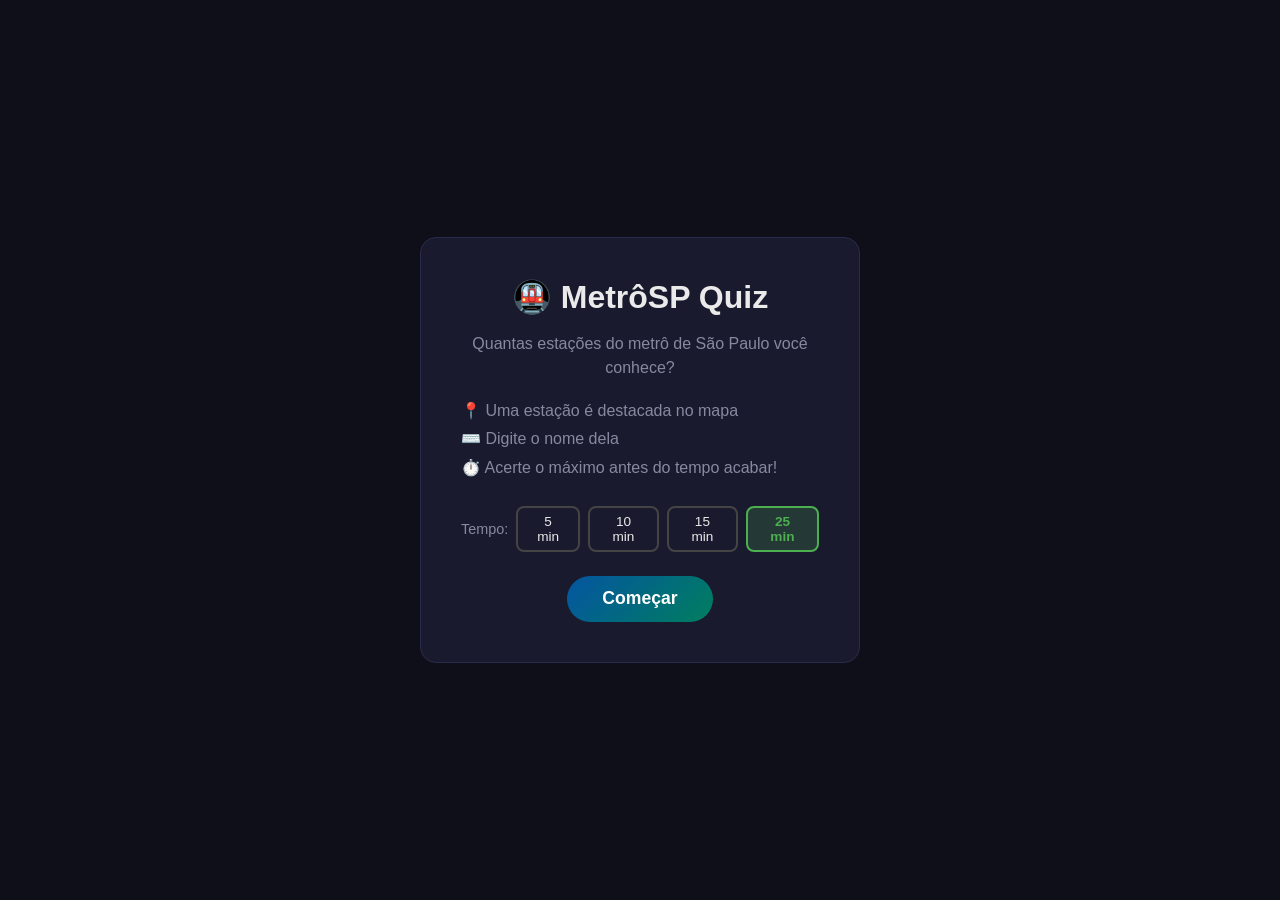
<file: projetos/metrosp/index.html>
<!DOCTYPE html>
<html lang="pt-BR">
<head>
  <meta charset="UTF-8">
  <meta name="viewport" content="width=device-width, initial-scale=1.0">
  <title>MetrôSP Quiz</title>
  <link rel="icon" href="data:,">
  <link rel="stylesheet" href="style.css">
</head>
<body>
  <div id="app">
    <!-- Tela Inicial -->
    <div id="screen-start" class="screen active">
      <div class="start-card">
        <h1>🚇 MetrôSP Quiz</h1>
        <p>Quantas estações do metrô de São Paulo você conhece?</p>
        <ul>
          <li>📍 Uma estação é destacada no mapa</li>
          <li>⌨️ Digite o nome dela</li>
          <li>⏱️ Acerte o máximo antes do tempo acabar!</li>
        </ul>
        <div class="time-select">
          <label>Tempo:</label>
          <button class="time-btn" data-time="300">5 min</button>
          <button class="time-btn" data-time="600">10 min</button>
          <button class="time-btn" data-time="900">15 min</button>
          <button class="time-btn selected" data-time="1500">25 min</button>
        </div>
        <button id="btn-start" class="btn-primary">Começar</button>
      </div>
    </div>

    <!-- Tela do Jogo -->
    <div id="screen-game" class="screen">
      <div class="game-header">
        <div class="scoreboard">
          <span class="score-correct">✅ <strong id="score-correct">0</strong>/<span id="score-total"></span></span>
        </div>
        <div class="timer-bar">
          <span id="timer">1:30</span>
        </div>
      </div>

      <div class="game-body">
        <div class="map-panel">
          <div class="map-wrapper" id="map-wrapper">
            <img src="midia/mapa-de-rede.jpg?v=2" id="map-img" class="map-img">
            <div id="covers-layer" class="covers-layer"></div>
          </div>
        </div>

        <div class="side-panel">
          <div class="input-area">
            <p class="hint-text">Digite o nome de uma estação:</p>
            <input type="text" id="answer-input" placeholder="Ex: Sé, Luz, Paraíso..." autocomplete="off" spellcheck="false">
            <div class="input-actions">
              <button id="btn-confirm" class="btn-confirm">Confirmar</button>
              <button id="btn-giveup" class="btn-giveup">Desistir</button>
            </div>
          </div>
          <div id="feedback" class="feedback"></div>
          <div id="lines-progress" class="lines-progress">
            <h4>Progresso por Linha:</h4>
            <div id="lines-table"></div>
          </div>
          <div id="revealed-list" class="revealed-list">
            <h4>Reveladas:</h4>
            <ul id="revealed-ul"></ul>
          </div>
        </div>
      </div>
    </div>

    <!-- Tela de Fim -->
    <div id="screen-end" class="screen">
      <div class="end-card">
        <h2 id="end-title">⏱️ Tempo esgotado!</h2>
        <div class="final-stats">
          <div class="stat">
            <span class="stat-number" id="final-correct">0</span>
            <span class="stat-label">Acertos</span>
          </div>
          <div class="stat">
            <span class="stat-number" id="final-skip">0</span>
            <span class="stat-label">Faltaram</span>
          </div>
          <div class="stat">
            <span class="stat-number" id="final-total">0</span>
            <span class="stat-label">Total</span>
          </div>
        </div>
        <div id="end-lines-detail" class="end-lines-detail"></div>
        <button id="btn-restart" class="btn-primary">Jogar Novamente</button>
      </div>
    </div>
  </div>

  <script src="data.js"></script>
  <script src="game.js"></script>
</body>
</html>
</file>
<file: css/style.css>
/* Portfólio Renato Candiani — estilos (sem framework, sem build) */
:root {
  --papel: #f6f4ee;
  --branco: #ffffff;
  --tinta: #232f3e;
  --tinta-2: #2c3a4d;
  --texto: #1b2433;
  --corpo: #3a4456;
  --suave: #566173;
  --linha: #e2ddd2;
  --ambar: #ff9900;
  --ambar-claro: #ffad33;
  --ambar-escuro: #a35200;
  --claro-no-escuro: #aab4c3;
  --raio: 16px;
  --sombra: 0 1px 2px rgba(14, 23, 38, .06), 0 14px 34px rgba(14, 23, 38, .12);
  --fonte-texto: "Inter", "Segoe UI", system-ui, -apple-system, Roboto, Arial, sans-serif;
  --fonte-titulo: "Space Grotesk", "Segoe UI", system-ui, -apple-system, Roboto, Arial, sans-serif;
  --largura: 1120px;
}

*, *::before, *::after { box-sizing: border-box; }
html { scroll-behavior: smooth; scroll-padding-top: 84px; }
body {
  margin: 0;
  font-family: var(--fonte-texto);
  font-size: 1.0625rem;
  line-height: 1.65;
  color: var(--texto);
  background: var(--papel);
  -webkit-font-smoothing: antialiased;
}
img { max-width: 100%; height: auto; display: block; }
a { color: var(--ambar-escuro); text-underline-offset: 3px; }
a:hover { text-decoration-thickness: 2px; }
:focus-visible { outline: 3px solid var(--ambar-escuro); outline-offset: 3px; border-radius: 6px; }
/* nas áreas escuras o contorno de foco é o laranja claro */
.topo :focus-visible, .hero :focus-visible, .contato-caixa :focus-visible { outline-color: var(--ambar); }
.pular:focus-visible { outline-color: #fff; }
h1, h2, h3, h4 {
  font-family: var(--fonte-titulo);
  line-height: 1.15;
  margin: 0;
  color: var(--tinta);
  letter-spacing: -0.01em;
}
p { margin: 0 0 1em; }
p, li { text-wrap: pretty; }
h1, h2, h3, h4 { text-wrap: balance; }
ul, ol { margin: 0; padding: 0; }

.container { width: 100%; max-width: var(--largura); margin: 0 auto; padding: 0 24px; }
.sr-only {
  position: absolute; width: 1px; height: 1px; padding: 0; margin: -1px;
  overflow: hidden; clip: rect(0 0 0 0); white-space: nowrap; border: 0;
}
.pular {
  position: absolute; left: 16px; top: -64px; z-index: 100;
  background: var(--ambar); color: var(--tinta);
  padding: 10px 16px; border-radius: 8px; font-weight: 600; text-decoration: none;
}
.pular:focus { top: 12px; }

/* ---------- Topo fixo ---------- */
.topo {
  position: sticky; top: 0; z-index: 50;
  background: rgba(35, 47, 62, .96);
  backdrop-filter: saturate(140%) blur(10px);
  border-bottom: 1px solid rgba(255, 255, 255, .07);
  transition: box-shadow .2s;
}
.topo.rolou { box-shadow: 0 6px 24px rgba(0, 0, 0, .28); }
.topo-linha { position: relative; display: flex; align-items: center; justify-content: space-between; height: 68px; }
.marca {
  display: inline-flex; align-items: center; gap: 10px;
  color: #fff; text-decoration: none;
  font-family: var(--fonte-titulo); font-weight: 600; font-size: 1.05rem;
}
.marca-sigla {
  display: grid; place-items: center; width: 36px; height: 36px; border-radius: 10px;
  background: var(--ambar); color: var(--tinta); font-weight: 700; font-size: .95rem;
}
.menu { display: flex; align-items: center; gap: 4px; }
.menu a {
  color: #dfe5ee; text-decoration: none; font-weight: 500; font-size: .98rem;
  padding: 8px 14px; border-radius: 999px;
}
.menu a:hover, .menu a[aria-current="true"] { color: #fff; background: rgba(255, 255, 255, .09); }
.menu a.menu-cta { background: var(--ambar); color: var(--tinta); font-weight: 600; margin-left: 6px; }
.menu a.menu-cta:hover { background: var(--ambar-claro); }
.menu-botao { display: none; }

@media (max-width: 760px) {
  .menu-botao {
    display: inline-flex; align-items: center; gap: 10px;
    background: transparent; color: #fff; cursor: pointer;
    border: 1px solid rgba(255, 255, 255, .3); border-radius: 999px;
    padding: 8px 16px; font: inherit; font-weight: 600; font-size: .95rem;
  }
  .menu-icone, .menu-icone::before, .menu-icone::after {
    display: block; width: 16px; height: 2px; border-radius: 2px; background: currentColor;
  }
  .menu-icone { position: relative; }
  .menu-icone::before, .menu-icone::after { content: ""; position: absolute; left: 0; }
  .menu-icone::before { top: -5px; }
  .menu-icone::after { top: 5px; }
  .menu {
    position: absolute; left: 0; right: 0; top: 68px;
    flex-direction: column; align-items: stretch; gap: 4px;
    padding: 12px 12px 22px; background: var(--tinta);
    border-bottom: 1px solid rgba(255, 255, 255, .08);
    box-shadow: 0 14px 30px rgba(0, 0, 0, .3);
  }
  .js .menu { display: none; }
  .js .menu.aberto { display: flex; }
  .menu a { padding: 12px; font-size: 1.05rem; }
  .menu a.menu-cta { margin: 8px 0 0; text-align: center; }
}
@media (max-width: 760px) {
  /* sem JavaScript o menu fica sempre visível, embaixo do nome */
  html:not(.js) .menu-botao { display: none; }
  html:not(.js) .topo-linha { height: auto; flex-wrap: wrap; padding: 12px 0; }
  html:not(.js) .menu {
    position: static; flex-direction: row; flex-wrap: wrap;
    padding: 8px 0 0; background: none; border: 0; box-shadow: none;
  }
}

/* ---------- Hero ---------- */
.hero {
  position: relative; overflow: hidden; color: #f3f5f8;
  padding: 88px 0 60px;
  background:
    radial-gradient(560px 460px at 84% 34%, rgba(255, 153, 0, .16), transparent 65%),
    radial-gradient(900px 420px at 70% 108%, rgba(255, 153, 0, .14), transparent 60%),
    radial-gradient(700px 420px at -5% -10%, rgba(255, 255, 255, .06), transparent 60%),
    var(--tinta);
}
.status {
  display: inline-flex; align-items: center; gap: 10px; margin: 0 0 30px;
  padding: 8px 16px; border-radius: 22px;
  border: 1px solid rgba(255, 255, 255, .16); background: rgba(255, 255, 255, .05);
  color: #e3e8f0; font-size: .93rem; font-weight: 500;
}
.status-ponto {
  flex: none; width: 9px; height: 9px; border-radius: 50%; background: #3ddc84;
  animation: pulsar 2.4s infinite;
}
@keyframes pulsar {
  0% { box-shadow: 0 0 0 0 rgba(61, 220, 132, .55); }
  70% { box-shadow: 0 0 0 10px rgba(61, 220, 132, 0); }
  100% { box-shadow: 0 0 0 0 rgba(61, 220, 132, 0); }
}
.hero h1 {
  color: #fff; font-size: clamp(2.6rem, 6.2vw, 4.7rem); font-weight: 700;
  letter-spacing: -0.025em; max-width: 13ch;
}
.hero-oi {
  display: block; margin-bottom: 12px;
  font-size: clamp(1.05rem, 2vw, 1.3rem); font-weight: 500; letter-spacing: 0;
  color: var(--ambar);
}
.hero-texto {
  max-width: 56ch; margin: 24px 0 34px;
  font-size: clamp(1.07rem, 1.6vw, 1.22rem); color: var(--claro-no-escuro);
}
.hero-texto strong { color: #fff; font-weight: 600; }
.hero-acoes { display: flex; flex-wrap: wrap; gap: 12px; }

/* ---------- Botões ---------- */
.botao {
  display: inline-flex; align-items: center; justify-content: center; gap: 8px;
  min-height: 48px; padding: 0 24px; border-radius: 999px;
  border: 2px solid transparent; text-decoration: none;
  font-weight: 600; font-size: 1rem; line-height: 1.2; text-align: center;
  transition: background .15s, color .15s, border-color .15s, transform .15s;
}
.botao:hover { transform: translateY(-1px); }
.botao-primario { background: var(--ambar); color: var(--tinta); }
.botao-primario:hover { background: var(--ambar-claro); }
.botao-contorno { color: #fff; border-color: rgba(255, 255, 255, .38); }
.botao-contorno:hover { border-color: #fff; background: rgba(255, 255, 255, .07); }
.botao-claro { color: var(--tinta); border-color: #c9c1b1; background: transparent; }
.botao-claro:hover { border-color: var(--tinta); }

/* ---------- Dial de rádio (decorativo) ---------- */
.dial { margin-top: 68px; display: flex; align-items: center; gap: 14px; }
.dial-vidro {
  position: relative; flex: 1; height: 116px; overflow: hidden;
  border-radius: 14px; border: 1px solid rgba(255, 255, 255, .11);
  background: linear-gradient(180deg, #2f3d50, #19222e);
  box-shadow: inset 0 1px 0 rgba(255, 255, 255, .07), inset 0 -22px 40px rgba(0, 0, 0, .28);
}
.dial-trilho { position: absolute; left: 4%; right: 4%; top: 0; bottom: 0; }
.dial-numeros {
  position: absolute; left: 0; right: 0; top: 14px;
  display: flex; justify-content: space-between;
  font-family: var(--fonte-titulo); font-size: .8rem; letter-spacing: .04em; color: #97a3b4;
}
.dial-riscos {
  position: absolute; left: 0; right: 0; top: 40px; height: 14px;
  background: repeating-linear-gradient(90deg, rgba(255, 255, 255, .32) 0 1px, transparent 1px 14px);
}
.dial-riscos::after {
  content: ""; position: absolute; left: 0; right: 0; top: -4px; height: 22px;
  background: repeating-linear-gradient(90deg, rgba(255, 255, 255, .5) 0 2px, transparent 2px 70px);
}
.estacao {
  position: absolute; bottom: 18px; transform: translateX(-50%); white-space: nowrap;
  font-family: var(--fonte-titulo); font-weight: 600; font-size: .95rem;
  text-transform: uppercase; letter-spacing: .12em; color: #97a3b4;
  animation: brilho1 12s infinite;
}
.estacao-1 { left: 16%; }
.estacao-2 { left: 50%; animation-name: brilho2; }
.estacao-3 { left: 84%; animation-name: brilho3; }
.estacao .curto { display: none; }
.dial-agulha {
  position: absolute; top: 8px; bottom: 8px; left: 16%; width: 3px; margin-left: -1.5px;
  border-radius: 2px; background: #ff5a3c; box-shadow: 0 0 14px rgba(255, 90, 60, .85);
  animation: sintonia 12s infinite;
}
.dial-unidade { font-family: var(--fonte-titulo); font-size: .85rem; letter-spacing: .08em; color: #97a3b4; }
@keyframes sintonia {
  0%, 22% { left: 16%; }
  30%, 52% { left: 50%; }
  60%, 82% { left: 84%; }
  90%, 100% { left: 16%; }
}
@keyframes brilho1 {
  0%, 22%, 90%, 100% { color: #ffc266; text-shadow: 0 0 14px rgba(255, 153, 0, .75); }
  26%, 86% { color: #97a3b4; text-shadow: none; }
}
@keyframes brilho2 {
  0%, 26%, 56%, 100% { color: #97a3b4; text-shadow: none; }
  30%, 52% { color: #ffc266; text-shadow: 0 0 14px rgba(255, 153, 0, .75); }
}
@keyframes brilho3 {
  0%, 56%, 86%, 100% { color: #97a3b4; text-shadow: none; }
  60%, 82% { color: #ffc266; text-shadow: 0 0 14px rgba(255, 153, 0, .75); }
}
@media (max-width: 640px) {
  .dial { margin-top: 52px; }
  .dial-vidro { height: 100px; }
  .dial-numeros span:nth-child(even) { display: none; }
  .estacao { font-size: .74rem; letter-spacing: .07em; bottom: 16px; }
  .estacao .longo { display: none; }
  .estacao .curto { display: inline; }
  .dial-unidade { display: none; }
}

/* ---------- Seções ---------- */
.secao { padding: 96px 0; }
.secao-topo { max-width: 680px; margin-bottom: 40px; }
.secao-rotulo {
  margin: 0 0 10px; font-family: var(--fonte-titulo); font-weight: 600;
  font-size: .85rem; letter-spacing: .14em; text-transform: uppercase; color: var(--ambar-escuro);
}
.secao h2 { font-size: clamp(2rem, 4.2vw, 2.9rem); }
.secao-texto { margin: 14px 0 0; color: var(--suave); font-size: 1.1rem; }

/* ---------- Projetos em destaque ---------- */
.destaque {
  display: grid; grid-template-columns: 1.15fr 1fr; gap: 56px; align-items: center;
  padding: 44px 0;
}
.destaque + .destaque { border-top: 1px solid var(--linha); }
.destaque-invertido .destaque-imagem { order: 2; }
.destaque-imagem { margin: 0; }
.destaque-imagem figcaption { margin-top: 12px; font-size: .92rem; color: var(--suave); }
.janela {
  overflow: hidden; border-radius: var(--raio); background: var(--branco);
  border: 1px solid rgba(14, 23, 38, .09); box-shadow: var(--sombra);
}
.janela-escura { background: #232f3e; }
.janela-barra {
  display: flex; align-items: center; gap: 7px; height: 36px; padding: 0 14px;
  background: #ebe8e1; border-bottom: 1px solid #dcd7cc;
}
.janela-barra span { flex: none; width: 11px; height: 11px; border-radius: 50%; background: #d3cec3; }
.janela-barra span:nth-child(1) { background: #ff6159; }
.janela-barra span:nth-child(2) { background: #ffbd2e; }
.janela-barra span:nth-child(3) { background: #28c941; }
.janela-barra em {
  flex: 1; max-width: 330px; margin-left: 10px; padding: 3px 12px; border-radius: 999px;
  background: var(--branco); color: #5d6676; font-style: normal; font-size: .8rem;
  overflow: hidden; text-overflow: ellipsis; white-space: nowrap;
}
.destaque-texto h3 { font-size: clamp(1.75rem, 3vw, 2.25rem); margin: 16px 0 6px; }
.destaque-sub { font-weight: 600; font-size: 1.1rem; color: var(--texto); margin-bottom: 14px; }
.destaque-texto > p { color: var(--corpo); }
.pontos { list-style: none; display: grid; gap: 10px; margin: 18px 0 22px; }
.pontos li { position: relative; padding-left: 28px; color: #2c3546; }
.pontos li::before {
  content: ""; position: absolute; left: 4px; top: .6em; width: 10px; height: 10px;
  border-radius: 3px; background: var(--ambar); transform: rotate(45deg);
}

/* etiquetas de área e de tecnologia */
.areas, .stack { list-style: none; display: flex; flex-wrap: wrap; gap: 8px; }
.area {
  padding: 5px 11px; border-radius: 999px;
  font-size: .76rem; font-weight: 700; letter-spacing: .06em; text-transform: uppercase;
}
.area-dev { background: #e3ebfd; color: #1d3f8f; }
.area-auto { background: #fdecc8; color: #7a4300; }
.area-dados { background: #dff3ee; color: #0b5e4e; }
.area-produto { background: #efe7fb; color: #5b2a99; }
.area-acess { background: #fde4ea; color: #8d1b3d; }
.stack li {
  padding: 5px 11px; border-radius: 8px;
  background: #ebe8e0; color: #2b3443; font-size: .86rem; font-weight: 500;
}
.links { display: flex; flex-wrap: wrap; gap: 12px; margin-top: 26px; }

/* ---------- Mais projetos (cartões) ---------- */
.subtitulo { font-size: 1.65rem; margin: 64px 0 26px; }
.cards { list-style: none; display: grid; grid-template-columns: repeat(2, 1fr); gap: 24px; }
.card {
  display: flex; flex-direction: column; overflow: hidden;
  border-radius: var(--raio); background: var(--branco);
  border: 1px solid rgba(14, 23, 38, .09); box-shadow: 0 1px 2px rgba(14, 23, 38, .05);
  transition: box-shadow .2s, transform .2s;
}
.card:hover { box-shadow: var(--sombra); transform: translateY(-2px); }
.card-imagem { position: relative; aspect-ratio: 16 / 10; background: #232f3e; border-bottom: 1px solid rgba(14, 23, 38, .08); }
.card-imagem img { width: 100%; height: 100%; object-fit: cover; }
.card-corpo { flex: 1; display: flex; flex-direction: column; gap: 12px; padding: 22px 24px 24px; }
.card-corpo h4 { font-size: 1.38rem; }
.card-corpo p { margin: 0; color: var(--corpo); font-size: 1rem; }
.card-links { margin-top: auto; padding-top: 6px; display: flex; flex-wrap: wrap; gap: 8px 22px; }
.card-link { font-weight: 600; color: var(--ambar-escuro); }
.card-nota { margin-top: auto; padding-top: 6px; font-size: .92rem; color: var(--suave); }

/* ---------- Sobre ---------- */
.secao-sobre { background: var(--branco); border-top: 1px solid var(--linha); border-bottom: 1px solid var(--linha); }
.sobre-grade { display: grid; grid-template-columns: 1.1fr 1fr; gap: 64px; align-items: start; }
.sobre-grade h2 { margin-bottom: 24px; }
.sobre-grade p:not(.secao-rotulo) { color: var(--corpo); }
.habilidades { padding: 28px; border-radius: var(--raio); background: var(--papel); border: 1px solid var(--linha); }
.habilidades h3 { font-size: 1.3rem; margin-bottom: 18px; }
.grupo + .grupo { margin-top: 20px; }
.grupo h4 {
  margin-bottom: 10px; font-family: var(--fonte-texto); font-size: .8rem; font-weight: 700;
  letter-spacing: .1em; text-transform: uppercase; color: var(--suave);
}
.habilidades .stack li { display: flex; align-items: center; gap: 6px; padding-left: 9px; background: var(--branco); border: 1px solid var(--linha); }
.habilidades .stack img { flex: none; width: 18px; height: 18px; }
/* pulinho do ícone ao passar o mouse: só com mouse e para quem não pediu menos movimento */
@media (hover: hover) and (prefers-reduced-motion: no-preference) {
  .habilidades .stack li:hover img { animation: pulinho .6s; }
  @keyframes pulinho {
    0% { transform: translateY(0) scale(1); animation-timing-function: cubic-bezier(.33, 1, .68, 1); }
    30% { transform: translateY(-4.5px) scale(1.05); animation-timing-function: cubic-bezier(.32, 0, .67, 0); }
    56% { transform: translateY(0) scale(1); animation-timing-function: cubic-bezier(.33, 1, .68, 1); }
    72% { transform: translateY(-1.5px) scale(1); animation-timing-function: cubic-bezier(.32, 0, .67, 0); }
    86%, 100% { transform: translateY(0) scale(1); }
  }
}

/* ---------- Trajetória ---------- */
/* --logo é o tamanho do quadrinho com a logo de cada lugar (fica em cima da linha) */
.linha-do-tempo { --logo: 60px; list-style: none; position: relative; max-width: 760px; }
.linha-do-tempo li {
  position: relative; padding: 0 0 30px calc(var(--logo) + 22px);
  min-height: calc(var(--logo) + 30px); /* o texto nunca fica mais baixo que o quadrinho */
}
.logo-org {
  position: absolute; left: 0; top: 0; z-index: 1;
  display: grid; place-items: center;
  width: var(--logo); height: var(--logo); padding: 8px; border-radius: 14px;
  background: var(--branco); border: 1px solid var(--linha);
  box-shadow: 0 1px 2px rgba(14, 23, 38, .06), 0 6px 16px rgba(14, 23, 38, .08);
}
.logo-org img { width: 100%; height: 100%; object-fit: contain; }
/* trabalho atual: maleta laranja no fundo escuro, com anel laranja em volta */
.logo-org--atual {
  background: var(--tinta); border-color: var(--tinta); color: var(--ambar);
  box-shadow: 0 0 0 3px var(--papel), 0 0 0 5px var(--ambar);
}
/* trecho da linha que liga um quadrinho ao próximo */
.linha-do-tempo li::after {
  content: ""; position: absolute; left: calc(var(--logo) / 2 - 1px); top: var(--logo); bottom: 0;
  width: 2px; background: var(--linha);
}
.linha-do-tempo li:last-child::after { display: none; }
.quando {
  display: inline-block; margin-bottom: 4px;
  font-size: .78rem; font-weight: 700; letter-spacing: .08em; text-transform: uppercase; color: var(--ambar-escuro);
}
.linha-do-tempo h3 { font-size: 1.22rem; margin-bottom: 4px; }
.linha-do-tempo p { margin: 0; color: var(--suave); }
@media (max-width: 640px) {
  .linha-do-tempo { --logo: 52px; }
  .logo-org { padding: 7px; }
}

/* ---------- Contato e rodapé ---------- */
.contato { padding: 0 0 96px; }
.contato-caixa {
  padding: 56px; border-radius: 24px; color: #f3f5f8;
  background:
    radial-gradient(600px 300px at 100% 100%, rgba(255, 153, 0, .24), transparent 60%),
    var(--tinta);
}
.contato-caixa h2 { color: #fff; font-size: clamp(2rem, 4.2vw, 2.9rem); margin-bottom: 14px; }
.contato-caixa p { max-width: 54ch; margin-bottom: 28px; color: var(--claro-no-escuro); font-size: 1.1rem; }
.rodape { border-top: 1px solid var(--linha); padding: 28px 0; font-size: .95rem; color: var(--suave); }
.rodape-linha { display: flex; flex-wrap: wrap; justify-content: space-between; gap: 12px 24px; }
.rodape p { margin: 0; }
.rodape-nota { flex-basis: 100%; font-size: .85rem; }

/* ---------- Aparecer ao rolar (só com JavaScript) ---------- */
.js .revelar { opacity: 0; transform: translateY(18px); transition: opacity .6s ease, transform .6s ease; }
.js .revelar.visivel { opacity: 1; transform: none; }

/* ---------- Telas menores ---------- */
@media (max-width: 900px) {
  .destaque { grid-template-columns: 1fr; gap: 28px; }
  .destaque-invertido .destaque-imagem { order: 0; }
  .sobre-grade { grid-template-columns: 1fr; gap: 40px; }
}
@media (max-width: 700px) {
  body { font-size: 1rem; }
  .hero { padding: 60px 0 44px; }
  .secao { padding: 72px 0; }
  .cards { grid-template-columns: 1fr; }
  .contato { padding-bottom: 72px; }
  .contato-caixa { padding: 36px 24px; }
  .hero-acoes .botao, .links .botao { flex: 1 1 auto; }
}

/* ---------- Quem prefere menos movimento ---------- */
@media (prefers-reduced-motion: reduce) {
  html { scroll-behavior: auto; }
  .status-ponto, .dial-agulha, .estacao { animation: none; }
  .dial-agulha { left: 50%; }
  .estacao { color: #c9d2e0; }
  .botao:hover, .card:hover { transform: none; }
  .js .revelar { opacity: 1; transform: none; transition: none; }
}

/* ---------- Foto no topo ---------- */
.hero-grade { display: grid; grid-template-columns: minmax(0, 1fr) auto; gap: 56px; align-items: center; }
.hero-foto {
  position: relative; width: clamp(240px, 24vw, 310px); aspect-ratio: 1; border-radius: 50%;
  padding: 6px; background: conic-gradient(from 210deg, #ff9900, #ffd28a, #ff7a00, #ff9900);
  box-shadow: 0 0 0 12px rgba(255, 153, 0, .08), 0 0 80px rgba(255, 153, 0, .32);
}
.hero-foto img, .hero-foto .foto-vazia {
  display: block; width: 100%; height: 100%; border-radius: 50%;
  border: 5px solid var(--tinta); object-fit: cover;
}
/* lugar reservado enquanto a foto não chega */
.foto-vazia {
  display: flex; flex-direction: column; align-items: center; justify-content: center; gap: 6px;
  text-align: center; font-size: .95rem; font-weight: 600; color: #c9d2de;
  background: repeating-linear-gradient(135deg, #2f3d50 0 14px, #2a3748 14px 28px);
}
.hero-foto .foto-vazia { display: flex; }
.foto-vazia-sigla { font-family: var(--fonte-titulo); font-size: 3.4rem; font-weight: 700; line-height: 1; color: var(--ambar); }

/* selo no canto da imagem do cartão */
.selo {
  position: absolute; left: 14px; top: 14px; z-index: 1;
  display: inline-flex; align-items: center; gap: 8px;
  padding: 6px 12px; border-radius: 999px; background: #fff; color: var(--tinta);
  font-size: .74rem; font-weight: 700; letter-spacing: .06em; text-transform: uppercase;
  box-shadow: 0 4px 14px rgba(0, 0, 0, .25);
}
.selo::before { content: ""; width: 8px; height: 8px; border-radius: 50%; background: var(--ambar); }

/* ---------- Pilha de fotos (Trajetória): uma em cima da outra ---------- */
.trajetoria-grade { display: grid; grid-template-columns: minmax(0, 1fr) 380px; gap: 56px; align-items: center; }
.pilha-area { display: flex; flex-direction: column; align-items: center; gap: 14px; }
.pilha { position: relative; width: 100%; height: 450px; cursor: pointer; }
.polaroid {
  position: absolute; left: 50%; top: 50%; width: 256px; margin: 0;
  padding: 12px 12px 48px; border-radius: 4px; background: #fff;
  box-shadow: 0 2px 4px rgba(14, 23, 38, .08), 0 18px 36px rgba(14, 23, 38, .18);
  transition: transform .55s cubic-bezier(.2, .8, .2, 1);
}
.polaroid img { display: block; width: 100%; aspect-ratio: 4 / 5; object-fit: cover; border-radius: 2px; }
.polaroid .foto-vazia {
  width: 100%; aspect-ratio: 4 / 5; border-radius: 2px; color: #6b7686;
  background: repeating-linear-gradient(135deg, #f1ece2 0 14px, #e9e3d7 14px 28px);
}
.polaroid figcaption {
  position: absolute; left: 12px; right: 12px; bottom: 14px;
  text-align: center; font-size: .9rem; font-weight: 500; color: var(--corpo);
}
/* cada posição da pilha: 0 é a de cima */
.polaroid[data-pos="0"] { z-index: 5; transform: translate(-50%, -50%) rotate(2deg); }
.polaroid[data-pos="1"] { z-index: 4; transform: translate(-63%, -47%) rotate(-7deg); }
.polaroid[data-pos="2"] { z-index: 3; transform: translate(-36%, -53%) rotate(8deg); }
.polaroid[data-pos="3"] { z-index: 2; transform: translate(-56%, -57%) rotate(-12deg); }
.polaroid[data-pos="4"] { z-index: 1; transform: translate(-44%, -45%) rotate(13deg); }
.pilha:hover .polaroid[data-pos="0"] { transform: translate(-50%, -52%) rotate(0deg); }
.pilha-botao {
  display: inline-flex; align-items: center; min-height: 44px; padding: 0 20px;
  border: 2px solid #c9c1b1; border-radius: 999px; background: transparent; color: var(--tinta);
  font: inherit; font-weight: 600; font-size: .95rem; cursor: pointer;
}
.pilha-botao:hover { border-color: var(--tinta); }
html:not(.js) .pilha-botao { display: none; }

@media (max-width: 900px) {
  .trajetoria-grade { grid-template-columns: 1fr; gap: 16px; }
  .pilha-area { order: -1; }
}
@media (max-width: 760px) {
  .hero-grade { grid-template-columns: 1fr; gap: 0; }
  .hero-foto {
    order: -1; width: 128px; padding: 4px; margin-bottom: 28px;
    box-shadow: 0 0 0 8px rgba(255, 153, 0, .08), 0 0 40px rgba(255, 153, 0, .3);
  }
  .hero-foto img, .hero-foto .foto-vazia { border-width: 4px; }
  .hero-foto .foto-vazia { gap: 2px; font-size: .68rem; }
  .foto-vazia-sigla { font-size: 2rem; }
}
@media (max-width: 640px) {
  .pilha { max-width: 340px; height: 380px; }
  .polaroid { width: 210px; padding: 10px 10px 40px; }
}
@media (prefers-reduced-motion: reduce) {
  .polaroid { transition: none; }
  .pilha:hover .polaroid[data-pos="0"] { transform: translate(-50%, -50%) rotate(2deg); }
}

/* ---------- Pilha: foto deitada (paisagem) ---------- */
.polaroid--deitada { width: 290px; }
.polaroid--deitada img { aspect-ratio: 4 / 3; }
@media (max-width: 640px) {
  .polaroid--deitada { width: 232px; }
}

/* ---------- Vídeos de divulgação (Rádio Naoya e FUTRLE BR) ---------- */
/* o quadro 16:9 reserva o espaço antes do vídeo carregar; se o arquivo falhar, o pôster continua à vista */
.video-quadro { position: relative; aspect-ratio: 16 / 9; background: var(--tinta); }
.video-quadro video { display: block; width: 100%; height: 100%; object-fit: cover; }
.video-barra {
  display: flex; flex-wrap: wrap; align-items: center; gap: 8px 10px; padding: 10px 14px;
  background: #ebe8e1; border-top: 1px solid #dcd7cc;
}
.video-botao {
  display: inline-flex; align-items: center; min-height: 44px; padding: 0 18px;
  border: 2px solid #c9c1b1; border-radius: 999px; background: transparent; color: var(--tinta);
  font: inherit; font-weight: 600; font-size: .95rem; cursor: pointer;
}
.video-botao:hover { border-color: var(--tinta); }
/* sem JavaScript ou com o vídeo ausente, os botões não teriam o que controlar */
.video-falhou .video-barra, html:not(.js) .video-barra { display: none; }
</file>
<file: projetos/metrosp/style.css>
* {
  margin: 0;
  padding: 0;
  box-sizing: border-box;
}

:root {
  --bg: #0f0f1a;
  --card: #1a1a2e;
  --text: #eaeaea;
  --text-muted: #8888a0;
}

body {
  font-family: 'Segoe UI', Tahoma, Geneva, Verdana, sans-serif;
  background: var(--bg);
  color: var(--text);
  height: 100vh;
  overflow: hidden;
}

#app { height: 100vh; }

.screen { display: none; height: 100%; }
.screen.active { display: flex; flex-direction: column; }

/* Start */
#screen-start.active { align-items: center; justify-content: center; }

.start-card {
  background: var(--card);
  border-radius: 16px;
  padding: 2.5rem;
  max-width: 440px;
  text-align: center;
  border: 1px solid #2a2a4a;
}
.start-card h1 { font-size: 2rem; margin-bottom: 1rem; }
.start-card p { color: var(--text-muted); margin-bottom: 1rem; line-height: 1.5; }
.start-card ul { list-style: none; text-align: left; margin-bottom: 1.5rem; }
.start-card ul li { padding: 0.3rem 0; color: var(--text-muted); }

.time-select {
  display: flex;
  align-items: center;
  justify-content: center;
  gap: 8px;
  margin-bottom: 1.5rem;
}
.time-select label { color: var(--text-muted); font-size: 0.9rem; }
.time-btn {
  padding: 6px 14px;
  border: 2px solid #444;
  background: transparent;
  color: var(--text);
  border-radius: 8px;
  cursor: pointer;
  font-size: 0.85rem;
  transition: all 0.2s;
}
.time-btn.selected {
  border-color: #4caf50;
  background: rgba(76, 175, 80, 0.2);
  color: #4caf50;
  font-weight: 700;
}
.time-btn:hover { border-color: #666; }

.btn-primary {
  background: linear-gradient(135deg, #0455A1, #007E5E);
  color: white;
  border: none;
  padding: 0.8rem 2.2rem;
  font-size: 1.1rem;
  border-radius: 30px;
  cursor: pointer;
  font-weight: 600;
  transition: transform 0.2s;
}
.btn-primary:hover { transform: translateY(-2px); }

/* Game Header */
.game-header {
  display: flex;
  align-items: center;
  justify-content: space-between;
  padding: 0.5rem 1rem;
  background: var(--card);
  border-bottom: 1px solid #2a2a4a;
  flex-shrink: 0;
}
.scoreboard { display: flex; gap: 1.2rem; font-size: 1rem; }
.timer-bar {
  font-size: 1.4rem;
  font-weight: 700;
  font-family: monospace;
  color: #4caf50;
}
.timer-bar.warning { color: #ff9800; }
.timer-bar.danger { color: #f44336; animation: blink 0.5s infinite; }
@keyframes blink { 50% { opacity: 0.5; } }

/* Game Body */
.game-body { display: flex; flex: 1; overflow: hidden; }

/* Map */
.map-panel {
  flex: 1;
  display: flex;
  align-items: center;
  justify-content: center;
  background: #fff;
  overflow: auto;
  position: relative;
}

.map-wrapper {
  position: relative;
  display: inline-block;
}

.map-img {
  display: block;
  max-width: 100%;
  max-height: calc(100vh - 50px);
}

.covers-layer {
  position: absolute;
  top: 0;
  left: 0;
  width: 100%;
  height: 100%;
  pointer-events: none;
}

.name-cover {
  position: absolute;
  background: #fff;
  pointer-events: none;
  transition: opacity 0.5s ease;
}
.name-cover.revealed {
  opacity: 0;
}

/* Highlight marker — a bolinha que pisca indicando qual estação */
.highlight-marker {
  position: absolute;
  width: 30px;
  height: 30px;
  border: 3px solid #f44336;
  border-radius: 50%;
  transform: translate(-50%, -50%);
  pointer-events: none;
  display: none;
  animation: pulse-marker 1s infinite;
  box-shadow: 0 0 12px rgba(244, 67, 54, 0.6);
}
.highlight-marker.active {
  display: block;
}

@keyframes pulse-marker {
  0%, 100% { transform: translate(-50%, -50%) scale(1); opacity: 1; }
  50% { transform: translate(-50%, -50%) scale(1.4); opacity: 0.6; }
}

/* Side Panel */
.side-panel {
  width: 260px;
  padding: 1rem;
  background: var(--card);
  border-left: 1px solid #2a2a4a;
  display: flex;
  flex-direction: column;
  gap: 0.8rem;
  overflow-y: auto;
}

.input-area { display: flex; flex-direction: column; gap: 0.5rem; }
.hint-text { color: var(--text-muted); font-size: 0.85rem; text-align: center; }

#answer-input {
  padding: 0.6rem 0.8rem;
  border-radius: 8px;
  border: 2px solid #444;
  background: #111;
  color: var(--text);
  font-size: 1rem;
  outline: none;
  transition: border-color 0.2s;
}
#answer-input:focus { border-color: #4caf50; }

.input-actions { display: flex; gap: 0.4rem; }
.btn-confirm {
  flex: 1;
  padding: 0.5rem;
  border: none;
  border-radius: 8px;
  background: #4caf50;
  color: white;
  font-weight: 600;
  cursor: pointer;
  font-size: 0.85rem;
}
.btn-confirm:hover { background: #43a047; }
.btn-giveup {
  padding: 0.5rem 1rem;
  border: none;
  border-radius: 8px;
  background: #c62828;
  color: white;
  font-weight: 600;
  cursor: pointer;
  font-size: 0.85rem;
}
.btn-giveup:hover { background: #e53935; }

/* Progress table */
.lines-progress { margin-top: 0.3rem; }
.lines-progress h4 { color: var(--text-muted); font-size: 0.8rem; margin-bottom: 0.4rem; }

.line-progress-row {
  display: flex;
  align-items: center;
  gap: 6px;
  padding: 3px 0;
  font-size: 0.7rem;
  border-bottom: 1px solid #222;
}
.line-progress-row .line-dot {
  width: 10px;
  height: 10px;
  border-radius: 50%;
  flex-shrink: 0;
}
.line-progress-row .line-name {
  flex: 1;
  color: #aaa;
  white-space: nowrap;
  overflow: hidden;
  text-overflow: ellipsis;
}
.line-progress-row .line-count {
  color: #eee;
  font-weight: 700;
  font-size: 0.72rem;
}
.line-progress-row.complete .line-name {
  color: #4caf50;
}
.line-progress-row.complete .line-count {
  color: #4caf50;
}
.line-progress-bar {
  width: 40px;
  height: 5px;
  background: #333;
  border-radius: 3px;
  overflow: hidden;
  flex-shrink: 0;
}
.line-progress-bar .fill {
  height: 100%;
  border-radius: 3px;
  transition: width 0.3s ease;
}

.feedback {
  font-size: 0.85rem;
  font-weight: 600;
  min-height: 1.3rem;
  text-align: center;
  padding: 0.3rem;
  border-radius: 6px;
}
.feedback.correct { color: #4caf50; }
.feedback.wrong { color: #f44336; }

.revealed-list { flex: 1; overflow-y: auto; }
.revealed-list h4 { color: var(--text-muted); font-size: 0.8rem; margin-bottom: 0.3rem; }
.revealed-list ul { list-style: none; }
.revealed-list li {
  font-size: 0.75rem;
  padding: 2px 0;
  color: #aaa;
  border-bottom: 1px solid #222;
}
.revealed-list li .line-tag {
  font-size: 0.65rem;
  padding: 1px 4px;
  border-radius: 3px;
  color: white;
  margin-left: 4px;
}

/* End */
#screen-end.active { align-items: center; justify-content: center; }
.end-card {
  background: var(--card);
  border-radius: 16px;
  padding: 2.5rem;
  max-width: 600px;
  max-height: 90vh;
  overflow-y: auto;
  text-align: center;
  border: 1px solid #2a2a4a;
}
.end-card h2 { font-size: 1.8rem; margin-bottom: 1.5rem; }
.final-stats { display: flex; justify-content: center; gap: 2rem; margin-bottom: 1.5rem; }
.stat { display: flex; flex-direction: column; align-items: center; }
.stat-number { font-size: 2rem; font-weight: 700; }
.stat-label { color: var(--text-muted); font-size: 0.8rem; }

/* Detalhe por linha no resultado */
.end-lines-detail {
  text-align: left;
  margin-bottom: 1.5rem;
  max-height: 50vh;
  overflow-y: auto;
}

.end-line-section {
  margin-bottom: 0.8rem;
}

.end-line-header {
  display: flex;
  align-items: center;
  gap: 6px;
  padding: 4px 8px;
  border-radius: 6px;
  margin-bottom: 3px;
  font-size: 0.78rem;
  font-weight: 700;
  color: white;
}

.end-line-stations {
  display: flex;
  flex-wrap: wrap;
  gap: 4px;
  padding-left: 4px;
}

.end-station {
  font-size: 0.7rem;
  padding: 2px 6px;
  border-radius: 4px;
  background: rgba(76, 175, 80, 0.15);
  color: #4caf50;
  border: 1px solid rgba(76, 175, 80, 0.3);
}

.end-station.missed {
  background: rgba(244, 67, 54, 0.1);
  color: #f44336;
  border: 1px solid rgba(244, 67, 54, 0.3);
  opacity: 0.7;
}

/* Responsive */
@media (max-width: 768px) {
  .game-body { flex-direction: column; }
  .map-panel { min-height: 50vh; }
  .side-panel {
    width: 100%;
    border-left: none;
    border-top: 1px solid #2a2a4a;
    max-height: 40vh;
  }
  .game-header { flex-direction: column; gap: 0.3rem; }
}

/* Cores dos botões das linhas */
.line-1-azul { background: #0455A1; }
.line-2-verde { background: #007E5E; }
.line-3-vermelha { background: #EE372F; }
.line-4-amarela { background: #FFD700; color: #333; text-shadow: none; }
.line-5-lilas { background: #9B5DE5; }
.line-6-laranja { background: #F25C00; }
.line-7-rubi { background: #CA016B; }
.line-8-diamante { background: #97A098; color: #333; text-shadow: none; }
.line-9-esmeralda { background: #02A78E; }
.line-10-turquesa { background: #00B2A9; }
.line-11-coral { background: #F77F00; }
.line-12-safira { background: #133C8B; }
.line-13-jade { background: #00A86B; }
.line-15-prata { background: #C0C0C0; color: #333; text-shadow: none; }
.line-17-ouro { background: #C5A028; }
</file>
